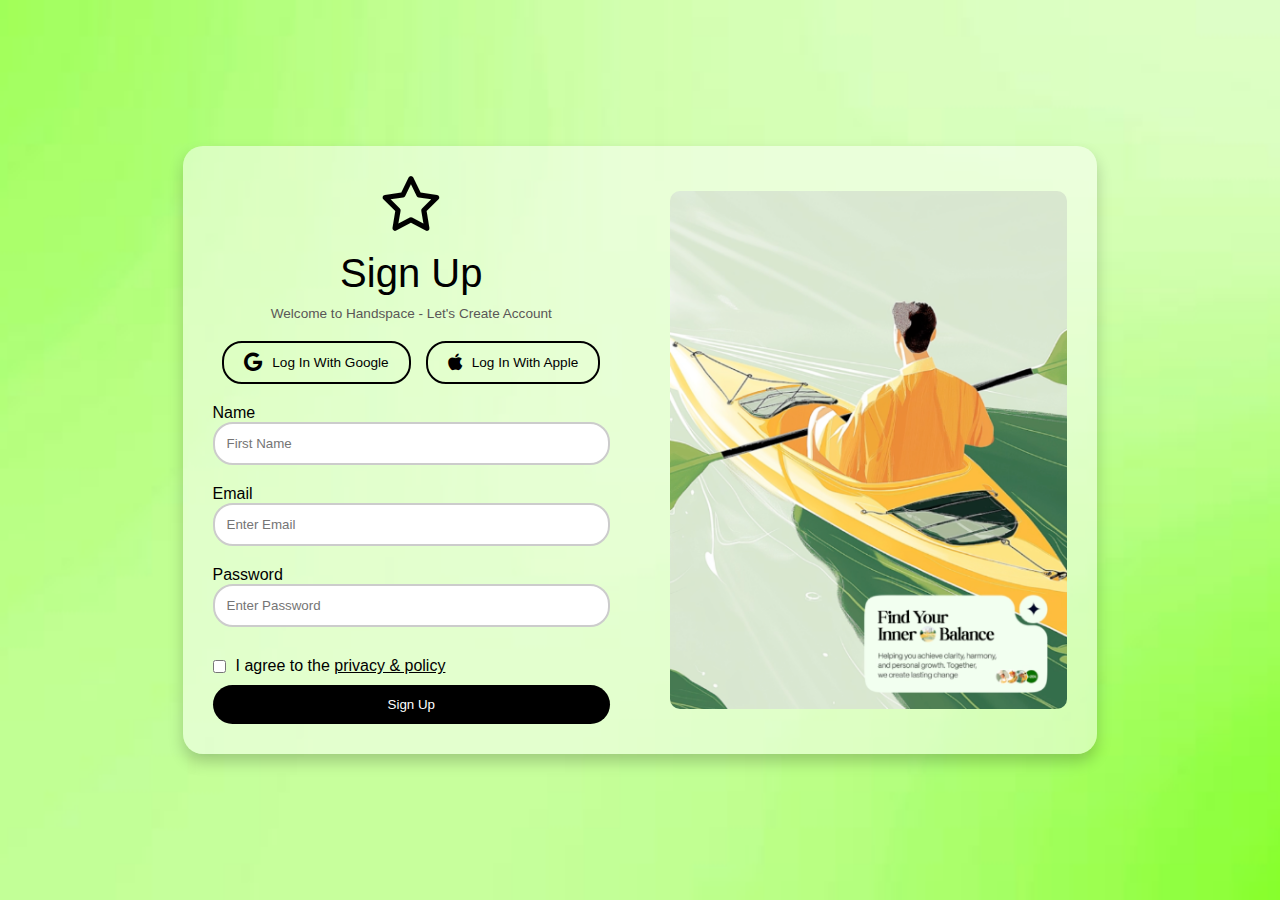
<file: form.html>
<!DOCTYPE html>
<html lang="en">

<head>
    <meta charset="UTF-8">
    <meta name="viewport" content="width=device-width, initial-scale=1.0">
    <title>Form Layout</title>
    <link rel="stylesheet" href="https://cdnjs.cloudflare.com/ajax/libs/font-awesome/6.7.2/css/all.min.css">
    <link rel="stylesheet" href="./assets/css/form.css">
</head>

<body>
    <div class="container">
        <div class="row">
            <div class="signup-form">
                <div class="form-header">
                    <div class="logo">
                        <i class="fa-regular fa-star"></i>
                    </div>
                    <h1 class="header-title">Sign Up</h1>
                    <p class="welcome">Welcome to Handspace - Let's Create Account</p>
                    <div class="signup-types">
                        <div class="type google-signup">
                            <a href="javascript:void(0)">
                                <i class="fa-brands fa-google"></i>
                                Log In With Google
                            </a>
                        </div>
                        <div class="type apple-signup">
                            <a href="javascript:void(0)">
                                <i class="fa-brands fa-apple"></i>
                                Log In With Apple
                            </a>
                        </div>
                    </div>
                </div>
                <form>
                    <div class="form-group">
                        <label>Name</label><br>
                        <input type="text" id="first-name" placeholder="First Name" class="input">
                    </div>
                    <div class="form-group">
                        <label>Email</label><br>
                        <input type="email" id="last-name" placeholder="Enter Email" class="input">
                    </div>
                    <div class="form-group">
                        <label>Password</label><br>
                        <input type="password" id="email" placeholder="Enter Password" class="input">
                    </div>
                    <div class="form-group checkbox">
                        <input type="checkbox">
                        <p>I agree to the <span>privacy & policy</span></p>
                    </div>
                </form>
                <div class="signup-btn">
                    <button>Sign Up</button>
                </div>
            </div>
            <div class="form-img">
                <img src="/assets/images/form-banner.png" alt="Form Banner">
            </div>
        </div>
    </div>
</body>

</html>
</file>
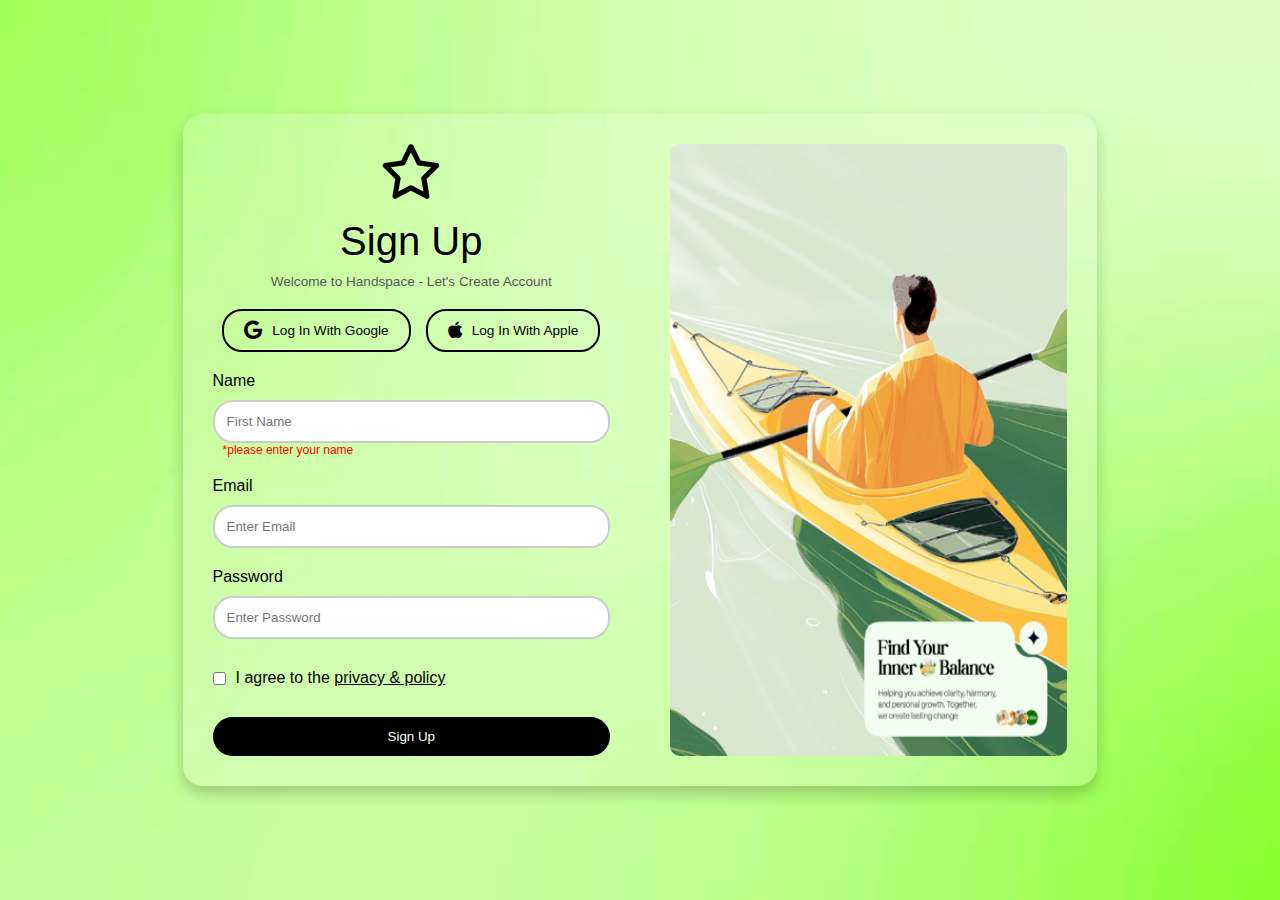
<file: Form-Design/form.html>
<!DOCTYPE html>
<html lang="en">

<head>
    <meta charset="UTF-8">
    <meta name="viewport" content="width=device-width, initial-scale=1.0">
    <title>Form Layout</title>
    <link rel="stylesheet" href="https://cdnjs.cloudflare.com/ajax/libs/font-awesome/6.7.2/css/all.min.css">
    <link rel="stylesheet" href="./assets/css/form.css">
</head>

<body>
    <div class="container">
        <div class="row">
            <div class="signup-form">
                <div class="form-header">
                    <div class="logo">
                        <i class="fa-regular fa-star"></i>
                    </div>
                    <h1 class="header-title">Sign Up</h1>
                    <p class="welcome">Welcome to Handspace - Let's Create Account</p>
                    <div class="signup-types">
                        <div class="type google-signup">
                            <a href="javascript:void(0)">
                                <i class="fa-brands fa-google"></i>
                                Log In With Google
                            </a>
                        </div>
                        <div class="type apple-signup">
                            <a href="javascript:void(0)">
                                <i class="fa-brands fa-apple"></i>
                                Log In With Apple
                            </a>
                        </div>
                    </div>
                </div>
                <form>
                    <div class="form-group">
                        <label>Name</label><br>
                        <input type="text" id="first-name" placeholder="First Name" class="input">
                    </div>
                    <div class="error">*please enter your name</div>

                    <div class="form-group">
                        <label>Email</label><br>
                        <input type="email" id="last-name" placeholder="Enter Email" class="input">
                    </div>
                    <div class="error"></div>

                    <div class="form-group">
                        <label>Password</label><br>
                        <input type="password" id="email" placeholder="Enter Password" class="input">
                    </div>
                    <div class="error"></div>

                    <div class="form-group checkbox">
                        <input type="checkbox">
                        <p>I agree to the <span>privacy & policy</span></p>
                    </div>
                    <div class="error"></div>

                    <div class="signup-btn">
                        <button>Sign Up</button>
                    </div>
                </form>
            </div>
            <div class="form-img">
                <img src="./assets/images/form-banner.png" alt="form Banner">
            </div>
        </div>
    </div>
</body>

</html>
</file>
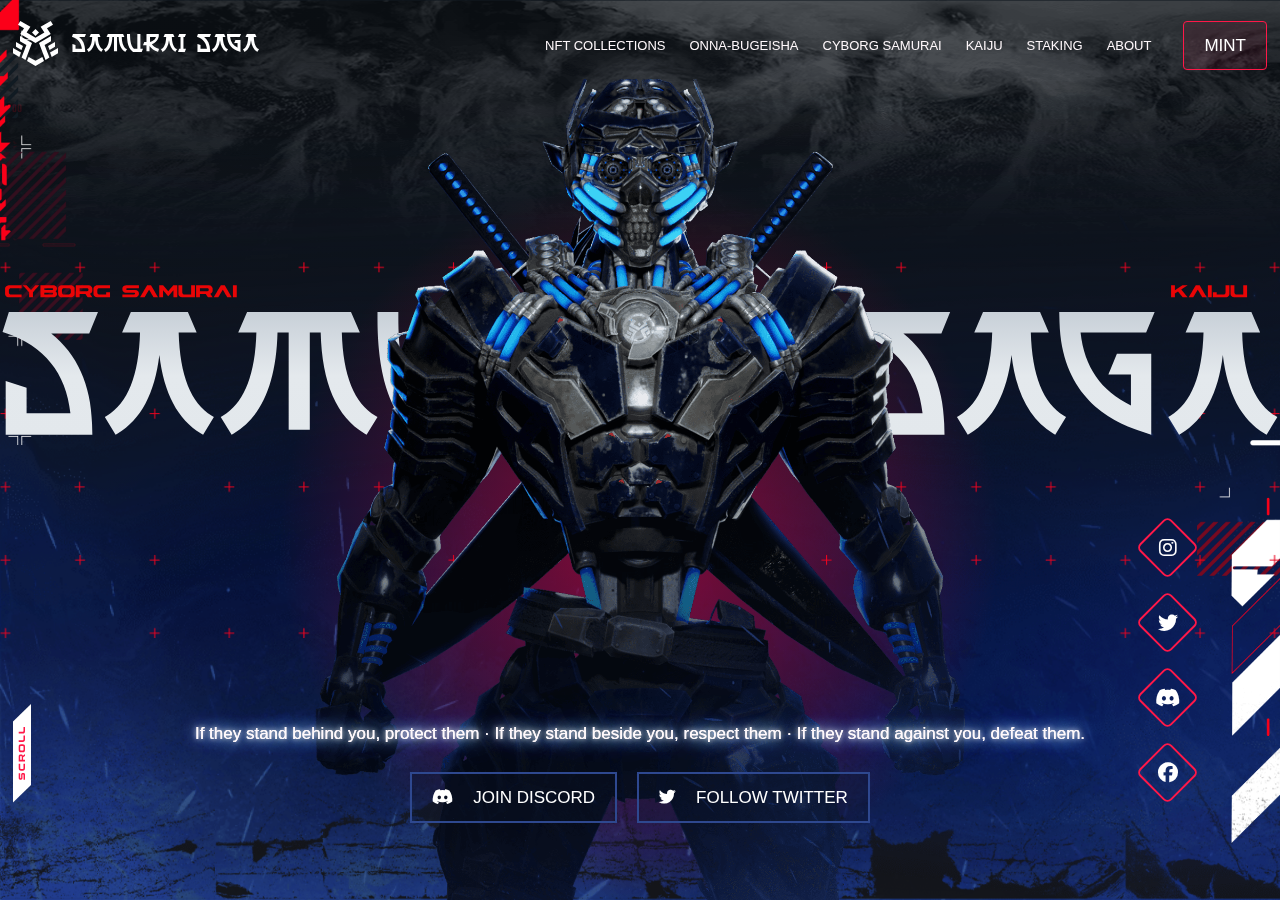
<file: samurai/samurai.html>
<!DOCTYPE html>
<html lang="en">

<head>
    <meta charset="UTF-8">
    <meta name="viewport" content="width=device-width, initial-scale=1.0">
    <title>Samurai</title>
    <link rel="stylesheet" href="./samurai.css">
    <link rel="stylesheet" href="./media.css">
    <link rel="stylesheet" href="https://cdnjs.cloudflare.com/ajax/libs/font-awesome/6.7.2/css/all.min.css">
</head>

<body>
    <div class="main-section">
        <header>
            <div class="container">
                <div class="header-row">
                    <div class="logo">
                        <a href="javascript:void(0);">
                            <img src="./assets/images/logo-name.svg" alt="Logo">
                        </a>
                    </div>
                    <nav>
                        <input type="checkbox" id="mobile-menu-toggle" class="mobile-menu-toggle">
                        <label for="mobile-menu-toggle" class="link-toggle">
                            <i class="fa-solid fa-bars"></i>
                        </label>
                        <ul>
                            <li>Nft Collections</li>
                            <li>onna-bugeisha</li>
                            <li>cyborg samurai</li>
                            <li>kaiju</li>
                            <li>staking</li>
                            <li>About</li>
                        </ul>
                        <div class="mint-btn">
                            <a href="javascript:void(0);">Mint</a>
                        </div>
                    </nav>
                </div>
            </div>
        </header>
        <div class="hero-bottom">
            <div class="main-bottom">
                <div class="container">
                    <div class="main-bottom-row">
                        <p>If they stand behind you, protect them · If they stand beside you, respect them · If they stand against you, defeat them.</p>
                        <div class="main-bottom-btn">
                            <div class="discord-btn bottom-btn">
                                <a href="javascript:void(0);">
                                    <i class="fa-brands fa-discord"></i>JOIN DISCORD
                                </a>
                            </div>
                            <div class="twitter-btn bottom-btn">
                                <a href="javascript:void(0);">
                                    <i class="fa-brands fa-twitter"></i>FOLLOW TWITTER
                                </a>
                            </div>
                        </div>
                    </div>
                </div>
            </div>
        </div>
        <div class="hero-assets">
            <div class="hero-left-stripe">
                <img src="./assets/images/right-last.png" alt="">
            </div>
            <div class="hero-right-stripe">
                <img src="./assets/images/left-last.png" alt="">
            </div>
            <div class="hero-bottom-splash">
                <div class="bottom-splash"></div>
            </div>
            <div class="hero-top-smoke">
                <div class="top-smoke"></div>
            </div>
            <div class="hero-left-bottom">
                <img src="./assets/images/left-last.svg" alt="">
            </div>
            <div class="main-character">
                <div class="character">
                    <img src="./assets/images/samurai-model.png" alt="">
                </div>
            </div>
            <div class="main-text">
                <img src="./assets/images/model-text.svg" alt="">
            </div>
            <div class="hero-red-gradient">
                <div class="red-gradient"></div>
            </div>
            <div class="red-plus">
                <img src="./assets/images/red-plus.png" alt="">
            </div>
            <div class="hero-social-links">
                <a href="javascript:void(0)">
                    <i class="fa-brands fa-instagram"></i>
                </a>
                <a href="javascript:void(0)">
                    <i class="fa-brands fa-twitter"></i>
                </a>
                <a href="javascript:void(0)">
                    <i class="fa-brands fa-discord"></i>
                </a>
                <a href="javascript:void(0)">
                    <i class="fa-brands fa-facebook"></i>
                </a>
            </div>
            <div class="hero-spark">
                <div class="spark"></div>
            </div>
            <div class="hero-video">
                <div class="video-container">
                    <iframe src="https://player.vimeo.com/video/686104930?background=1&quality=1080p&autopause=false" frameborder="0"></iframe>
                </div>
            </div>
        </div>

    </div>
</body>

</html>
</file>
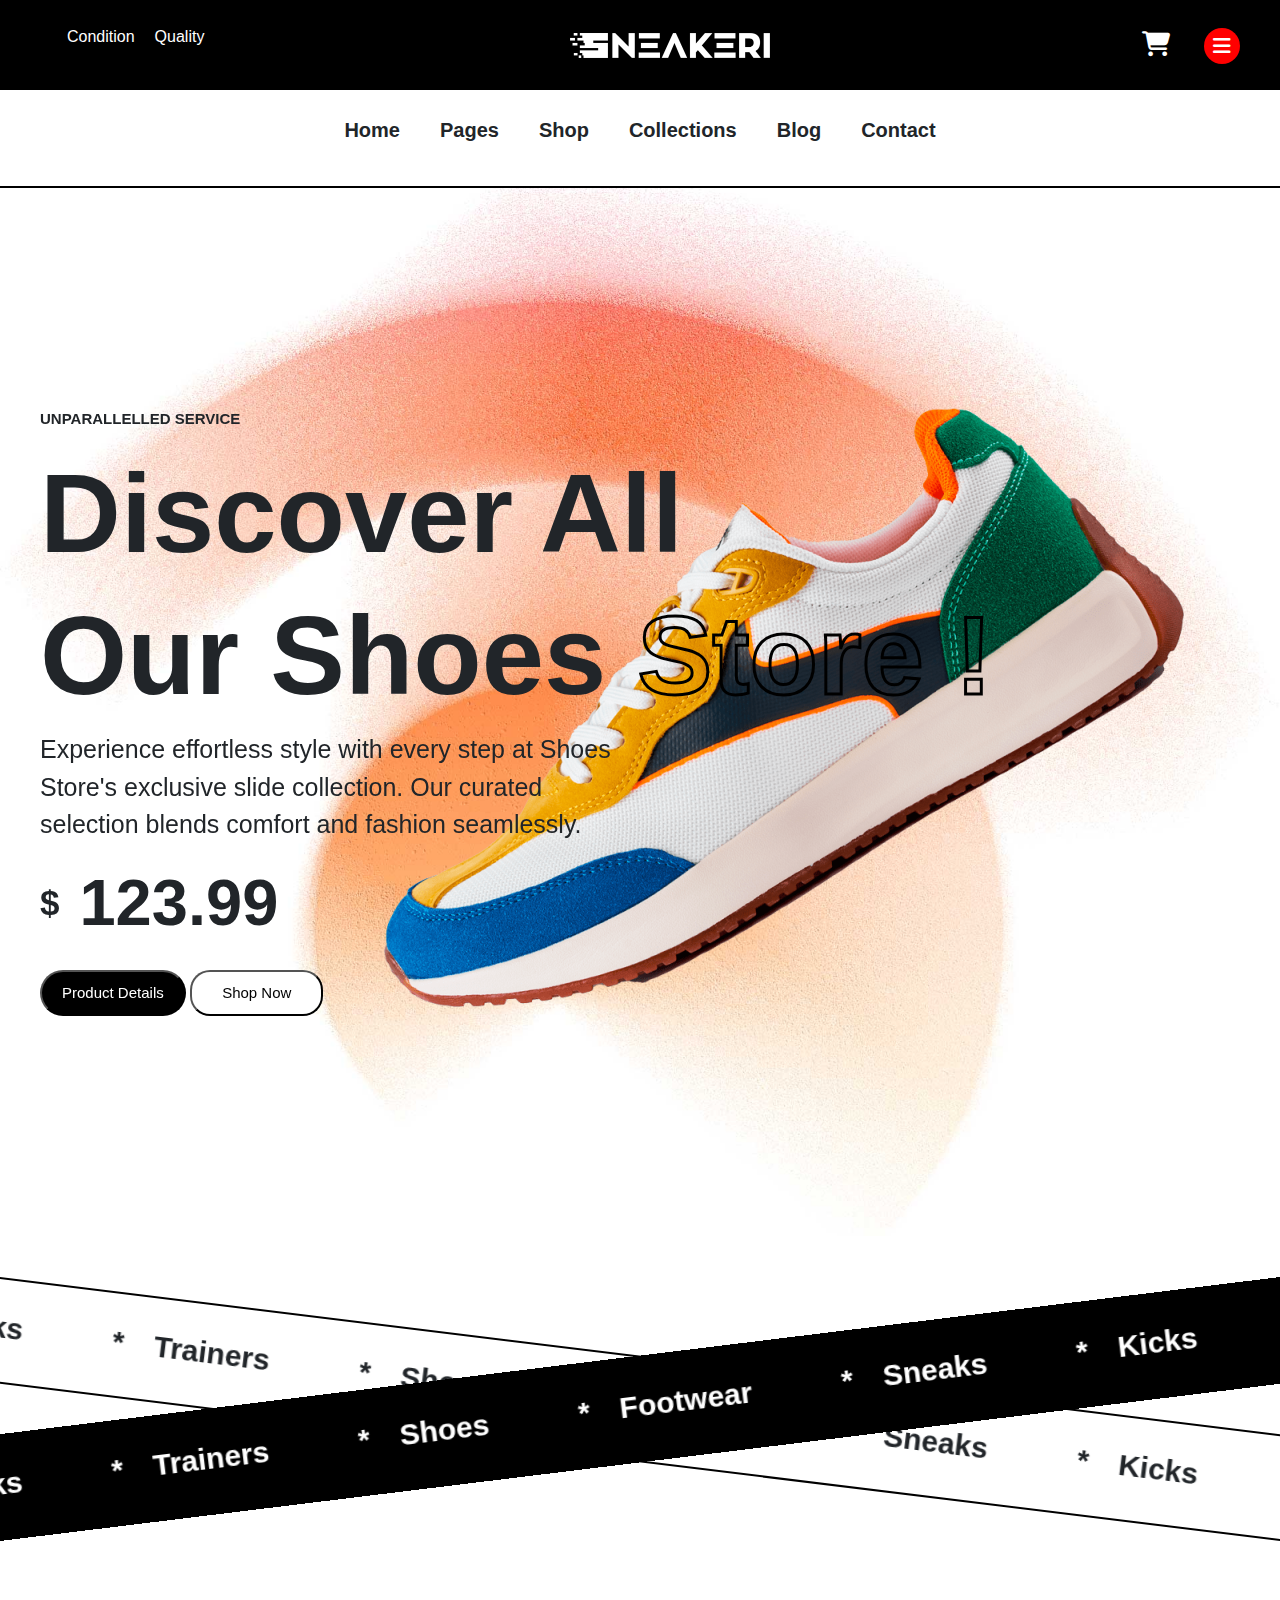
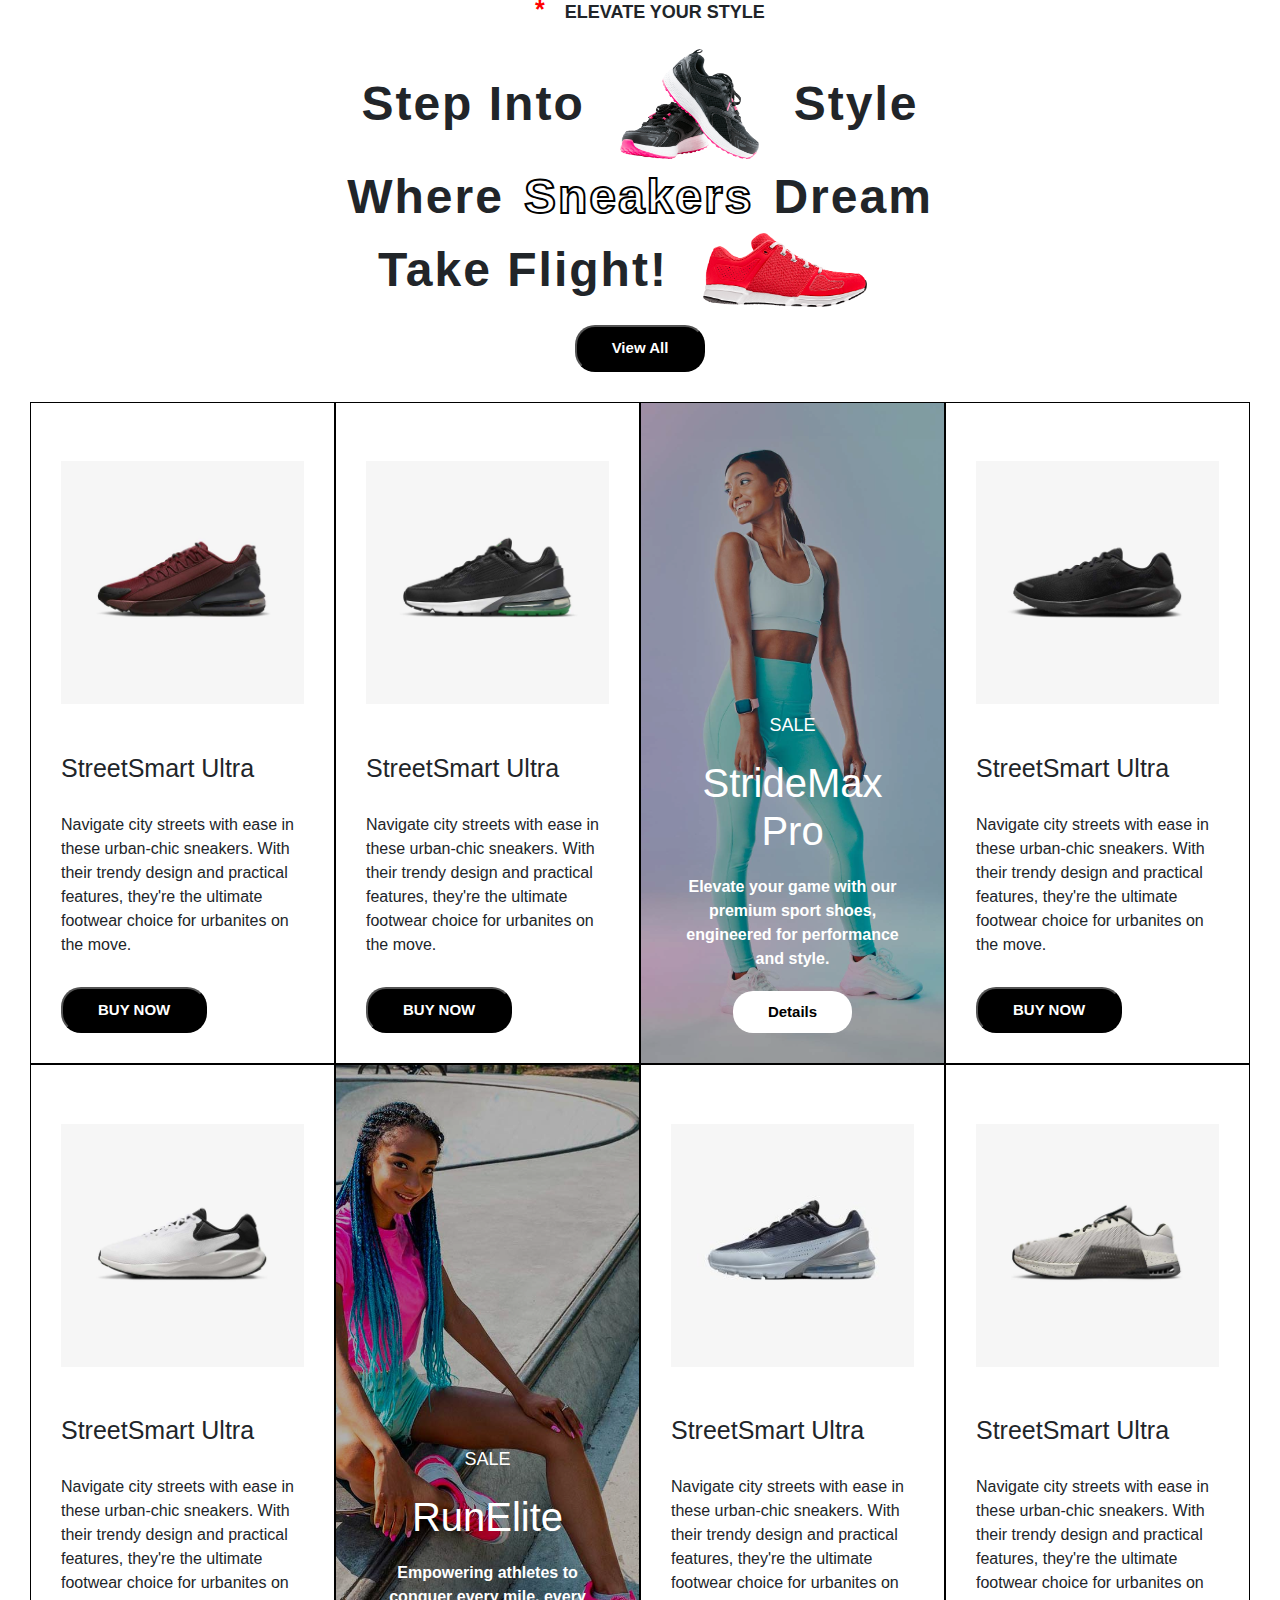
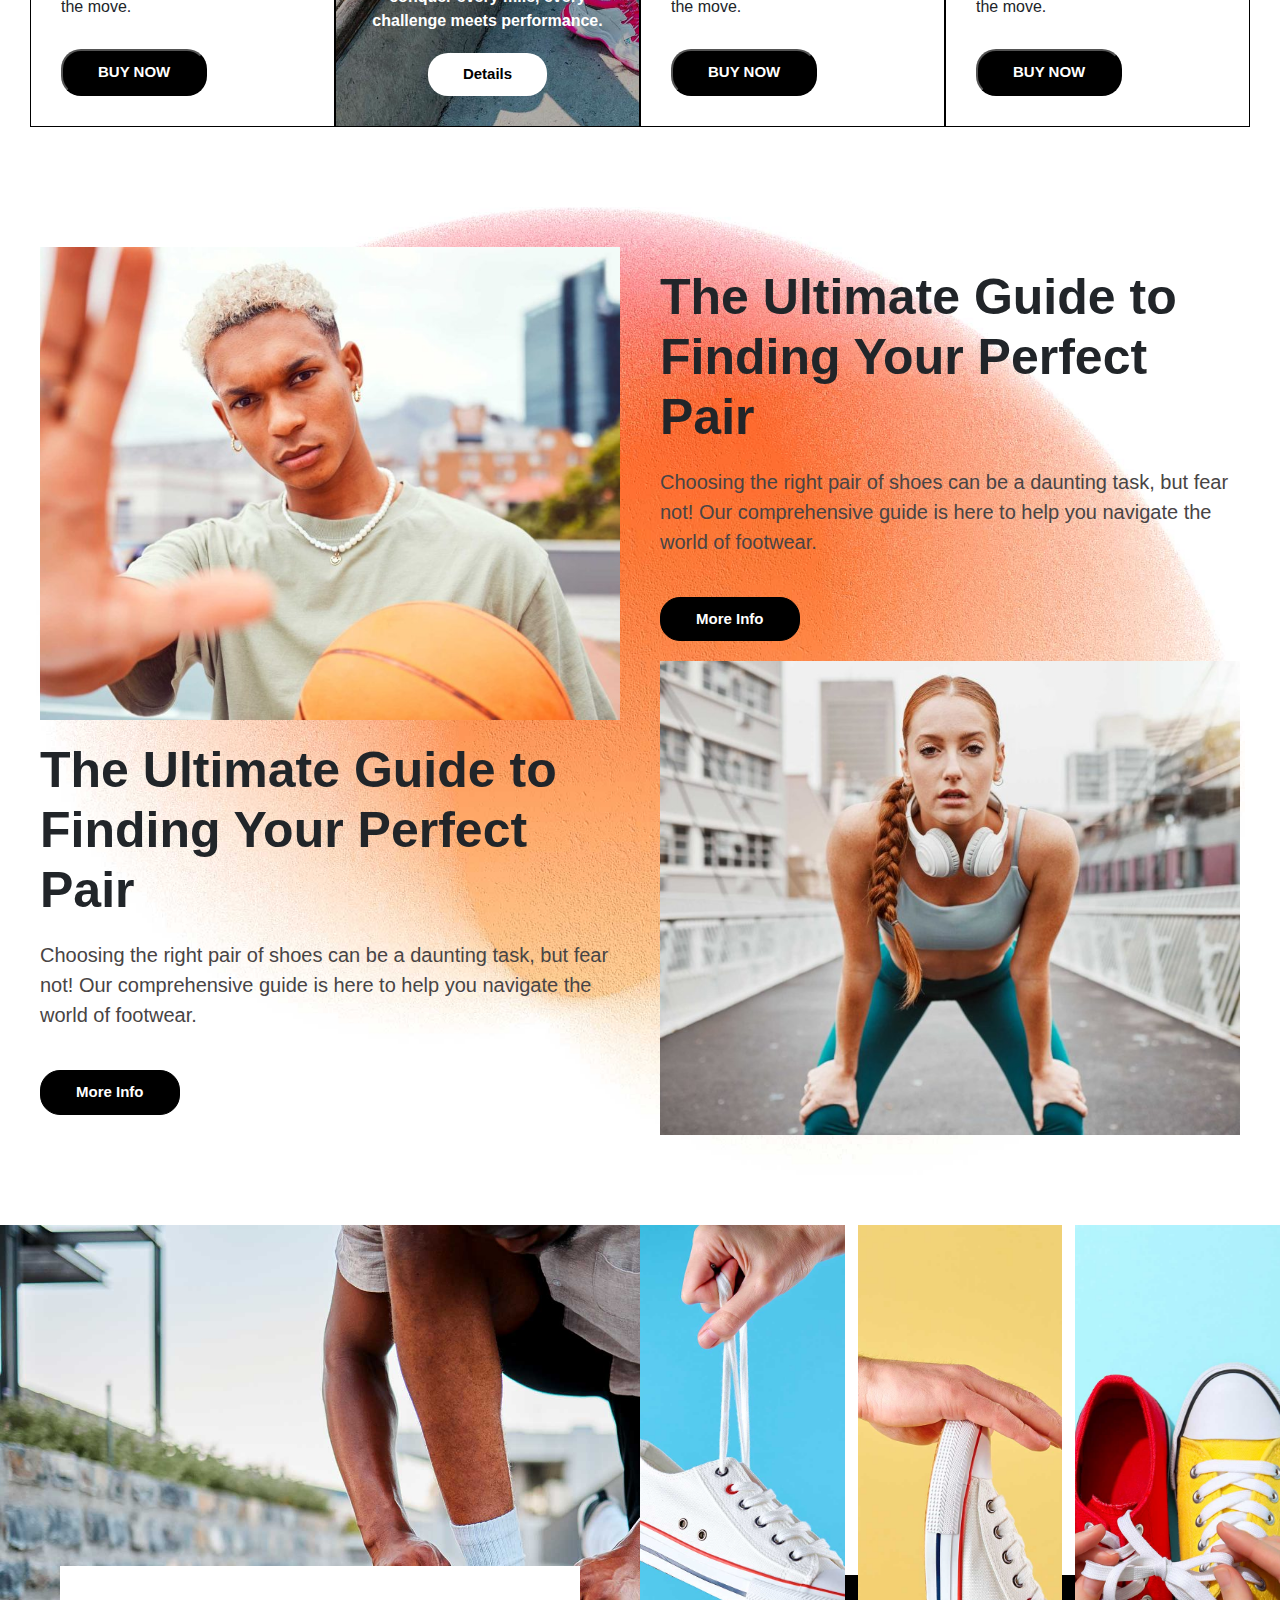
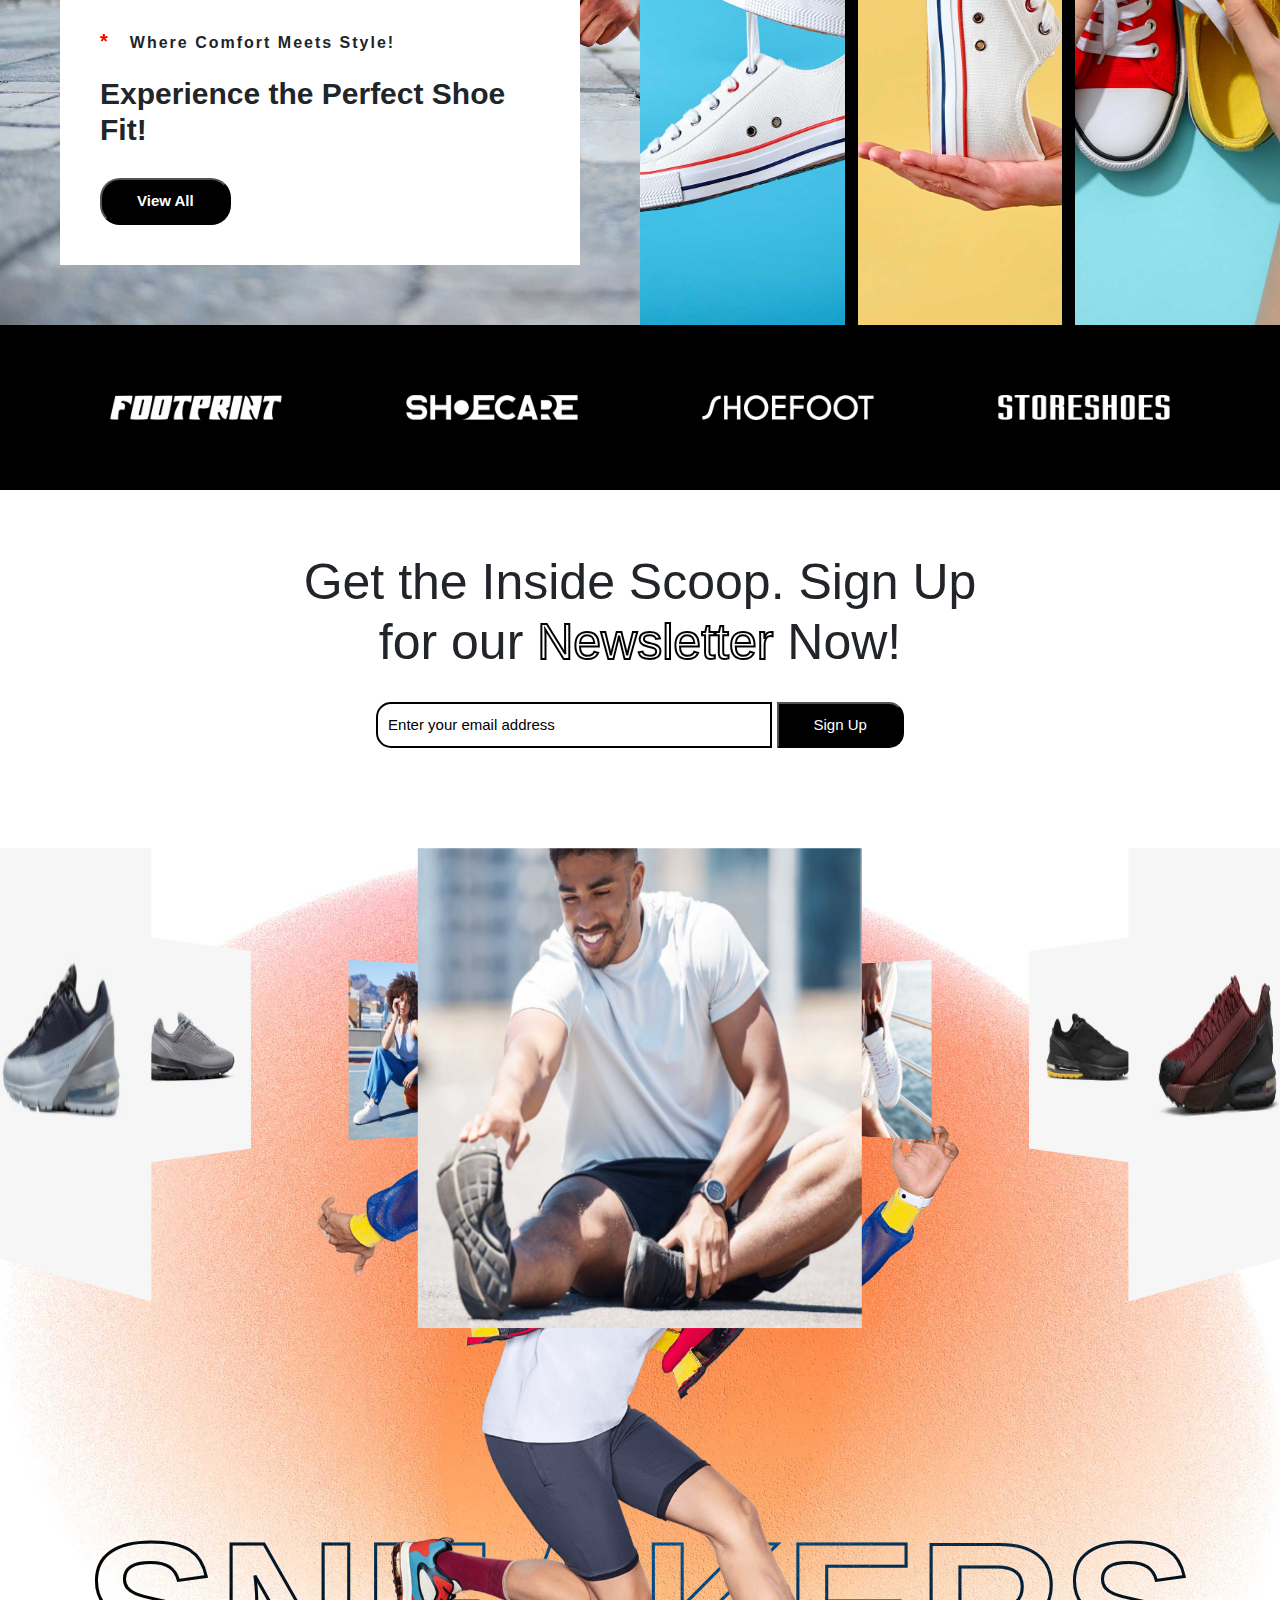
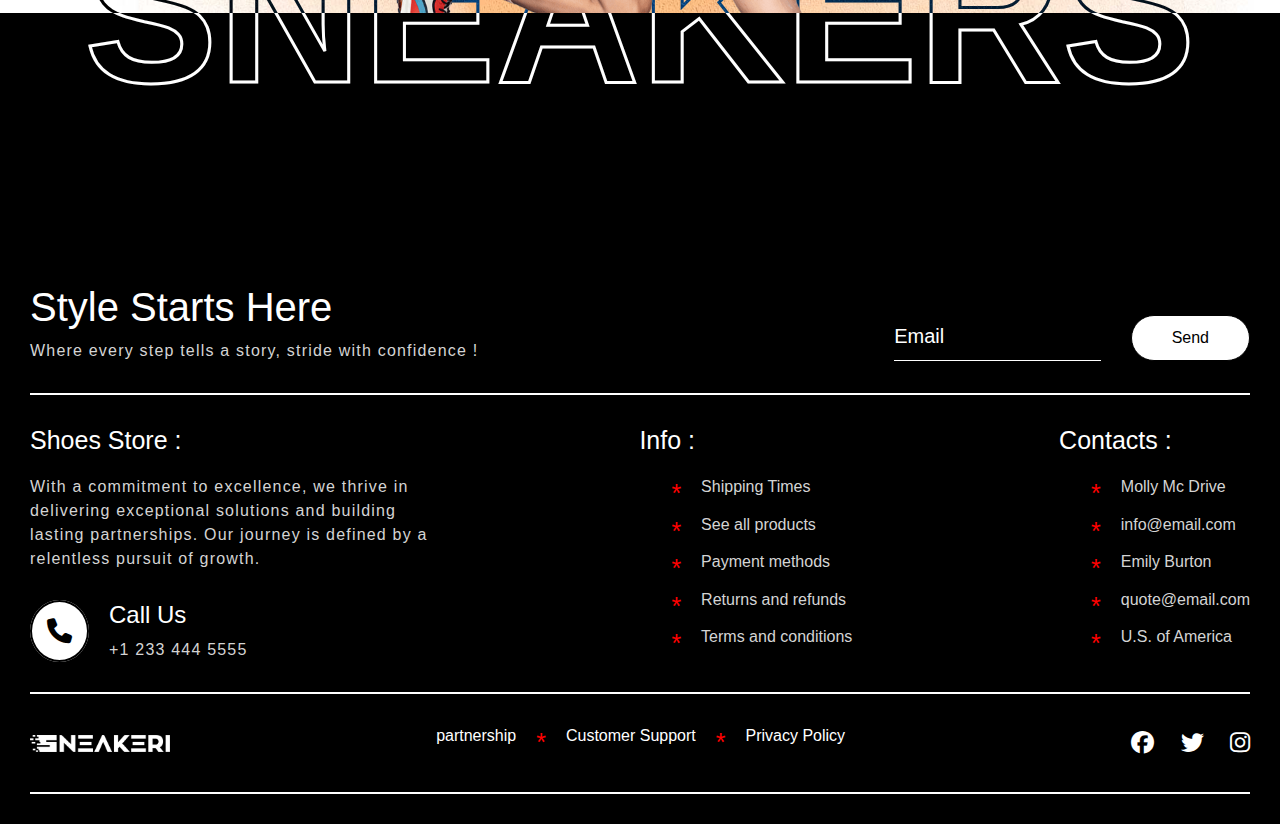
<file: sneakeri/sneakeri.html>
<!DOCTYPE html>
<html lang="en">

<head>
    <meta charset="UTF-8">
    <meta name="viewport" content="width=device-width, initial-scale=1.0">
    <title>Sneakeri</title>
    <link rel="stylesheet" href="https://cdnjs.cloudflare.com/ajax/libs/font-awesome/6.7.2/css/all.min.css">
    <link rel="stylesheet" href="./assets/sneakeri.css">
    <link rel="stylesheet" href="./assets/media.css">
    <link href="https://cdn.jsdelivr.net/npm/bootstrap@5.3.3/dist/css/bootstrap.min.css" rel="stylesheet" integrity="sha384-QWTKZyjpPEjISv5WaRU9OFeRpok6YctnYmDr5pNlyT2bRjXh0JMhjY6hW+ALEwIH" crossorigin="anonymous">
    <script src="https://cdn.jsdelivr.net/npm/bootstrap@5.3.3/dist/js/bootstrap.bundle.min.js" integrity="sha384-YvpcrYf0tY3lHB60NNkmXc5s9fDVZLESaAA55NDzOxhy9GkcIdslK1eN7N6jIeHz" crossorigin="anonymous"></script>
</head>

<body>
    <!-- HEADER-SECTION------------------------------ -->
    <header class="header">
        <div class="con-qua">
            <ul>
                <li>Condition</li>
                <li>Quality</li>
            </ul>
        </div>
        <div class="logo">
            <a href="javascript:void(0);">
                <img src="./assets/images/logo-white-800x98.png" alt="logo">
            </a>
        </div>
        <div class="cart">
            <a href="javascript:void(0);" class="cart"><i class="fas fa-shopping-cart"></i></a>
            <a href="javascript:void(0);" class="toggle"><i class="fa-solid fa-bars"></i></a>
        </div>
    </header>

    <!-- NAV-LINKS-SECTION------------------------------ -->
    <section class="nav-section">
        <nav>
            <input type="checkbox" id="mobile-menu-toggle" class="mobile-menu-toggle">
            <label for="mobile-menu-toggle" class="link-toggle">
                <i class="fa-solid fa-bars"></i>
            </label>
            <ul>
                <li class="links">Home</li>
                <li class="links">Pages</li>
                <li class="links">Shop</li>
                <li class="links">Collections</li>
                <li class="links">Blog</li>
                <li class="links">Contact</li>
            </ul>
        </nav>
    </section>


    <!-- HERO-SECTION------------------------------ -->

    <section class="hero-section">
        <div class="hero-container">
            <div class="hero-row">
                <div class="hero-content">
                    <div class="hero-description">
                        <p class="service-p">UNPARALLELLED SERVICE</p>
                        <h2>Discover All</h2>
                        <h2>Our Shoes <span>Store !</span></h2>
                        <p class="exp-p">Experience effortless style with every step at Shoes Store's exclusive slide collection. Our curated selection blends comfort and fashion seamlessly.</p>
                    </div>
                    <div class="hero-price">
                        <div class="dollar">
                            <h3>$</h3>
                        </div>
                        <div class="value">
                            <h3>123.99</h3>
                        </div>
                    </div>
                    <div class="hero-btn">
                        <button class="detail-btn">Product Details</button>
                        <button class="shop-btn">Shop Now</button>
                    </div>
                </div>
                <div class="hero-img">
                    <img src="./assets/images/main-banner-shoe.png" alt="hero-banner">
                </div>
            </div>
        </div>
    </section>

    <!--STRIP-SECTION-------------------------------------------------------------------------------------------------------------------->

    <section class="strip-section">
        <div class="strip-container">
            <div class="white-strip-row">
                <marquee behavior="" direction="">
                    <ul>
                        <li><span>*</span>Shoes</li>
                        <li><span>*</span>Footwear</li>
                        <li><span>*</span>Sneaks</li>
                        <li><span>*</span>Kicks</li>
                        <li><span>*</span>Trainers</li>
                        <li><span>*</span>Shoes</li>
                        <li><span>*</span>Footwear</li>
                        <li><span>*</span>Sneaks</li>
                        <li><span>*</span>Kicks</li>
                        <li><span>*</span>Trainers</li>
                        <li><span>*</span>Shoes</li>
                        <li><span>*</span>Footwear</li>
                        <li><span>*</span>Sneaks</li>
                        <li><span>*</span>Kicks</li>
                        <li><span>*</span>Trainers</li>
                        <li><span>*</span>Shoes</li>
                        <li><span>*</span>Footwear</li>
                        <li><span>*</span>Sneaks</li>
                        <li><span>*</span>Kicks</li>
                        <li><span>*</span>Trainers</li>
                        <li><span>*</span>Shoes</li>
                        <li><span>*</span>Footwear</li>
                        <li><span>*</span>Sneaks</li>
                        <li><span>*</span>Kicks</li>
                        <li><span>*</span>Trainers</li>
                    </ul>

                </marquee>
            </div>
            <div class="black-strip-row">
                <marquee behavior="" direction="">

                    <ul>
                        <li><span>*</span>Shoes</li>
                        <li><span>*</span>Footwear</li>
                        <li><span>*</span>Sneaks</li>
                        <li><span>*</span>Kicks</li>
                        <li><span>*</span>Trainers</li>
                        <li><span>*</span>Shoes</li>
                        <li><span>*</span>Footwear</li>
                        <li><span>*</span>Sneaks</li>
                        <li><span>*</span>Kicks</li>
                        <li><span>*</span>Trainers</li>
                        <li><span>*</span>Shoes</li>
                        <li><span>*</span>Footwear</li>
                        <li><span>*</span>Sneaks</li>
                        <li><span>*</span>Kicks</li>
                        <li><span>*</span>Trainers</li>
                        <li><span>*</span>Shoes</li>
                        <li><span>*</span>Footwear</li>
                        <li><span>*</span>Sneaks</li>
                        <li><span>*</span>Kicks</li>
                        <li><span>*</span>Trainers</li>
                        <li><span>*</span>Shoes</li>
                        <li><span>*</span>Footwear</li>
                        <li><span>*</span>Sneaks</li>
                        <li><span>*</span>Kicks</li>
                        <li><span>*</span>Trainers</li>
                    </ul>
                </marquee>
            </div>
        </div>
    </section>


    <!-- PRODUCT-SECTION----------------------------------------------------------------------------------------------------------------------------------------- -->

    <section class="product-section">
        <div class="product-container">
            <div class="product-row">
                <div class="product-heading">
                    <p><span>*</span>ELEVATE YOUR STYLE</p>
                    <h2>Step Into <span><img src="./assets/images/blank-pink-shoe.png" alt="black-pink"></span>Style</h2>
                    <h2>Where <span>Sneakers</span> Dream</h2>
                    <h2>Take Flight! <span><img src="./assets/images/red-shoe.png" alt="red-shoes"></span></h2>
                    <button class="view-all-btn">View All</button>
                </div>
                <div class="product-about">
                    <div class="product-grid">
                        <div class="product-content">
                            <div class="product-img">
                                <img src="./assets/images/p-1.jpg" alt="product1" class="default-img">
                                <img src="./assets/images/p-2.jpg" alt="product1" class="hover-img">
                            </div>
                            <div class="product-detail">
                                <h3>StreetSmart Ultra</h3>
                                <p>Navigate city streets with ease in these urban-chic sneakers. With their trendy design and practical features, they're the ultimate footwear choice for urbanites on the move.</p>
                                <button class="buy-now">BUY NOW</button>
                            </div>
                        </div>
                        <div class="product-content">
                            <div class="product-img">
                                <img src="./assets/images/p-3.jpg" alt="product1" class="default-img">
                                <img src="./assets/images/p-4.jpg" alt="product1" class="hover-img">
                            </div>
                            <div class="product-detail">
                                <h3>StreetSmart Ultra</h3>
                                <p>Navigate city streets with ease in these urban-chic sneakers. With their trendy design and practical features, they're the ultimate footwear choice for urbanites on the move.</p>
                                <button class="buy-now">BUY NOW</button>
                            </div>
                        </div>
                        <div class="product-content fitness-bg blend-bg">
                            <div class="fitness-content">
                                <p class="sale">SALE</p>
                                <h3>StrideMax Pro</h3>
                                <p class="fit-p">Elevate your game with our premium sport shoes, engineered for performance and style.</p>
                                <button class="fit-btn">Details</button>
                            </div>
                        </div>
                        <div class="product-content">
                            <div class="product-img">
                                <img src="./assets/images/p-7.jpg" alt="product1" class="default-img">
                                <img src="./assets/images/p-8.jpg" alt="product1" class="hover-img">
                            </div>
                            <div class="product-detail">
                                <h3>StreetSmart Ultra</h3>
                                <p>Navigate city streets with ease in these urban-chic sneakers. With their trendy design and practical features, they're the ultimate footwear choice for urbanites on the move.</p>
                                <button class="buy-now">BUY NOW</button>
                            </div>
                        </div>
                        <div class="product-content">
                            <div class="product-img">
                                <img src="./assets/images/p-9.jpg" alt="product1" class="default-img">
                                <img src="./assets/images/p-10.jpg" alt="product1" class="hover-img">
                            </div>
                            <div class="product-detail">
                                <h3>StreetSmart Ultra</h3>
                                <p>Navigate city streets with ease in these urban-chic sneakers. With their trendy design and practical features, they're the ultimate footwear choice for urbanites on the move.</p>
                                <button class="buy-now">BUY NOW</button>
                            </div>
                        </div>
                        <div class="product-content sitting-girl-bg blend-bg">
                            <div class="sitting-content">
                                <p class="sale">SALE</p>
                                <h3>RunElite</h3>
                                <p class="fit-p">Empowering athletes to conquer every mile, every challenge meets performance.</p>
                                <button class="fit-btn">Details</button>
                            </div>
                        </div>
                        <div class="product-content">
                            <div class="product-img">
                                <img src="./assets/images/p-5.jpg" alt="product1" class="default-img">
                                <img src="./assets/images/p-6.jpg" alt="product1" class="hover-img">
                            </div>
                            <div class="product-detail">
                                <h3>StreetSmart Ultra</h3>
                                <p>Navigate city streets with ease in these urban-chic sneakers. With their trendy design and practical features, they're the ultimate footwear choice for urbanites on the move.</p>
                                <button class="buy-now">BUY NOW</button>
                            </div>
                        </div>
                        <div class="product-content">
                            <div class="product-img">
                                <img src="./assets/images/p-11.jpg" alt="product11" class="default-img">
                                <img src="./assets/images/p-12.jpg" alt="product12" class="hover-img">
                            </div>
                            <div class="product-detail">
                                <h3>StreetSmart Ultra</h3>
                                <p>Navigate city streets with ease in these urban-chic sneakers. With their trendy design and practical features, they're the ultimate footwear choice for urbanites on the move.</p>
                                <button class="buy-now">BUY NOW</button>
                            </div>
                        </div>
                    </div>
                </div>
            </div>
        </div>
    </section>

    <!-- VIDEO-POPUP-SECTION------------------------------------------------------------------------------------------------------------------------- -->
    <section class="video-popup-section">
        <div class="popup-container">
            <div class="popup-row">
                <div class="pop-left pop-card">
                    <div class="pop-img-1 pop-img">
                        <img src="./assets/images/pop-1.jpg" alt="pop-img1">
                    </div>
                    <div class="pop-left-content">
                        <h3>The Ultimate Guide to Finding Your Perfect Pair</h3>
                        <p>Choosing the right pair of shoes can be a daunting task, but fear not! Our comprehensive guide is here to help you navigate the world of footwear.</p>
                        <button>More Info</button>
                    </div>
                </div>
                <div class="pop-right pop-card">
                    <div class="pop-left-content">
                        <h3>The Ultimate Guide to Finding Your Perfect Pair</h3>
                        <p>Choosing the right pair of shoes can be a daunting task, but fear not! Our comprehensive guide is here to help you navigate the world of footwear.</p>
                        <button>More Info</button>
                    </div>
                    <div class="pop-img-2 pop-img">
                        <img src="./assets/images/pop-2.jpg" alt="pop-img1">
                    </div>
                </div>
            </div>
        </div>
    </section>

    <!-- SHOWCASE-SECTION------------------------------------------------------------------------------------------------------------------------->
    <section class="showcase-section">
        <div class="showcase-container">
            <div class="showcase-row">
                <div class="showcase-col1">
                    <div class="showcase-card">
                        <p><span>*</span>Where Comfort Meets Style!</p>
                        <h3>Experience the Perfect Shoe Fit!</h3>
                        <button class="showcase-btn">View All</button>
                    </div>
                </div>
                <div class="showcase-col2">
                    <div class="show-img showbanner1">
                        <img src="./assets/images/double-white-shoes.jpg" alt="img1">
                    </div>
                    <div class="show-img showbanner2">
                        <img src="./assets/images/single-white-shoes.jpg" alt="img2">
                    </div>
                    <div class="show-img showbanner3">
                        <img src="./assets/images/yellow-red-shoes.jpg" alt="img3">
                    </div>
                </div>
            </div>
        </div>
    </section>

    <!-- BRAND-SECTION-------------------------------------------------------------------------------------------------------------------------->
    <section class="brand-section">
        <div class="brand-container">
            <div class="brand-row">
                <div class="brand-logo">
                    <img src="./assets/images/brand1.png" alt="brand-logo-1">
                </div>
                <div class="brand-logo">
                    <img src="./assets/images/brand2.png" alt="brand-logo-2">
                </div>
                <div class="brand-logo">
                    <img src="./assets/images/brand3.png" alt="brand-logo-3">
                </div>
                <div class="brand-logo">
                    <img src="./assets/images/brand4.png" alt="brand-logo-4">
                </div>
            </div>
        </div>
    </section>

    <section class="signup-section">
        <div class="signup-container">
            <div class="signup-row">
                <div class="signup-title">
                    <h2>Get the Inside Scoop. Sign Up for our <span>Newsletter</span> Now!</h2>
                </div>
                <div class="signup-form">
                    <form>
                        <input type="email" placeholder="Enter your email address">
                        <button class="signup-btn">Sign Up</button>
                    </form>
                </div>
            </div>
        </div>
    </section>

    <!-- IMG-GALLERY-SECTION----------------------------------------------------------------------------------------------------------------------------------->
    <section class="img-gallery-section">
        <div class="img-gallery-container">
            <div class="img-gallery-row" style="--quantity:10">
                <div class="item" style="--position:1"><img src="./assets/images/slide-1.jpg" alt=""></div>
                <div class="item" style="--position:2"><img src="./assets/images/p-1.jpg" alt=""></div>
                <div class="item" style="--position:3"><img src="./assets/images/slide-2.jpg" alt=""></div>
                <div class="item" style="--position:4"><img src="./assets/images/p-2.jpg" alt=""></div>
                <div class="item" style="--position:5"><img src="./assets/images/slide-3.jpg" alt=""></div>
                <div class="item" style="--position:6"><img src="./assets/images/p-3.jpg" alt=""></div>
                <div class="item" style="--position:7"><img src="./assets/images/slide-4.jpg" alt=""></div>
                <div class="item" style="--position:8"><img src="./assets/images/p-4.jpg" alt=""></div>
                <div class="item" style="--position:9"><img src="./assets/images/slide-5.jpg" alt=""></div>
                <div class="item" style="--position:10"><img src="./assets/images/p-5.jpg" alt=""></div>
            </div>
            <div class="model"></div>
        </div>
    </section>
    <div class="sneaker-title">
        <h2>SNEAKERS</h2>
    </div>

    <footer>
        <div class="footer-container">
            <div class="footer-rows">
                <div class="row1">
                    <div class="footer-title">
                        <h2>Style Starts Here</h2>
                        <p>Where every step tells a story, stride with confidence !</p>
                    </div>
                    <div class="footer-form">
                        <form>
                            <input type="email" placeholder="Email">
                            <button>Send</button>
                        </form>
                    </div>
                </div>
                <div class="row2">
                    <div class="shoe-store-box">
                        <h3>Shoes Store :</h3>
                        <p>With a commitment to excellence, we thrive in delivering exceptional solutions and building lasting partnerships. Our journey is defined by a relentless pursuit of growth.</p>
                        <div class="call-box">
                            <div class="call-icon">
                                <a href="javascript:void(0);">
                                    <i class="fa-solid fa-phone"></i>
                                </a>
                            </div>
                            <div class="call-no">
                                <h4>Call Us</h4>
                                <p>+1 233 444 5555</p>
                            </div>
                        </div>
                    </div>
                    <div class="info-box">
                        <div class="info-title">
                            <h3>Info :</h3>
                        </div>
                        <div class="info-content">
                            <ul>
                                <li><span>*</span> Shipping Times</li>
                                <li><span>*</span> See all products</li>
                                <li><span>*</span> Payment methods</li>
                                <li><span>*</span> Returns and refunds</li>
                                <li><span>*</span> Terms and conditions</li>
                            </ul>
                        </div>
                    </div>
                    <div class="contact-box">
                        <div class="contact-title">
                            <h3>Contacts :</h3>
                        </div>
                        <div class="contact-content">
                            <ul>
                                <li><span>*</span> Molly Mc Drive</li>
                                <li><span>*</span> info@email.com</li>
                                <li><span>*</span> Emily Burton</li>
                                <li><span>*</span> quote@email.com</li>
                                <li><span>*</span> U.S. of America</li>
                            </ul>
                        </div>
                    </div>
                </div>
                <div class="row3">
                    <div class="footer-logo">
                        <img src="./assets/images/logo-white-800x98.png" alt="">
                    </div>
                    <div class="facility">
                        <p>partnership <span>*</span> Customer Support <span>*</span> Privacy Policy</p>
                    </div>
                    <div class="social-links">
                        <a href="javascript:void(0);">
                            <i class="fa-brands fa-facebook"></i>
                        </a>
                        <a href="javascript:void(0);">
                            <i class="fa-brands fa-twitter"></i>
                        </a>
                        <a href="javascript:void(0);">
                            <i class="fa-brands fa-instagram"></i>
                        </a>
                    </div>
                </div>
            </div>
        </div>
    </footer>

</body>

</html>
</file>
<file: assets/css/form.css>
* {
  margin: 0;
  padding: 0;
  box-sizing: border-box;
  font-family: "Verdana", Geneva, Tahoma, sans-serif;
}
body {
  padding: 10px;
  min-height: 100vh;
  display: flex;
  justify-content: center;
  align-items: center;
  background-image: url("/assets/images/bg-banner.jpg");
  background-size: cover;
  background-position: center;
  background-repeat: no-repeat;
}
.container {
  background-color: rgba(255, 255, 255, 0.5);
  border-radius: 20px;
  box-shadow: 0 8px 15px rgba(0, 0, 0, 0.2);
  overflow: hidden;
  transition: transform 0.3s ease-in-out, box-shadow 0.3s ease-in-out;
}
.container:hover {
  transform: scale(1.02);
  box-shadow: 0 10px 20px rgba(0, 0, 0, 0.3);
}
.row {
  display: flex;
  flex-wrap: wrap;
  max-width: 1400px;
}
.row:hover .logo i {
  transform: rotate(360deg);
  color: rgb(13, 210, 13);
}
.signup-form,
.form-img {
  flex: 1;
  min-width: 300px;
  padding: 30px;
}
.form-header {
  text-align: center;
  margin-bottom: 20px;
}
.logo i {
  color: black;
  font-size: 55px;
  margin-bottom: 20px;
  transition: all 0.3s ease-in-out;
}

.header-title {
  font-size: 2.5rem;
  font-weight: 400;
  margin-bottom: 10px;
}
.welcome {
  font-size: 0.85rem;
  color: #5a5757;
  margin-bottom: 20px;
}
.signup-types {
  display: flex;
  justify-content: center;
  gap: 15px;
  margin-bottom: 20px;
}
.type a {
  display: inline-flex;
  align-items: center;
  gap: 10px;
  border-radius: 20px;
  text-decoration: none;
  padding: 10px 20px;
  color: black;
  font-size: 0.85rem;
  border: 2px solid black;
  transition: background-color 0.3s, color 0.3s, transform 0.3s;
}
.type a:hover {
  background-color: #333;
  color: white;
  transform: translateY(-3px);
}
.type a i {
  font-size: 1.2rem;
}
form {
  display: flex;
  flex-direction: column;
  gap: 20px;
}
form label {
  font-size: 1rem;
  margin-bottom: 5px;
}
form .input {
  padding: 12px;
  width: 100%;
  border-radius: 20px;
  border: 2px solid #ccc;
  transition: all 0.3s ease-in-out;
}
form .input:hover,
form .input:focus {
  outline: none;
  border-color: #888;
  box-shadow: 0 4px 10px rgba(0, 0, 0, 0.2);
}
.checkbox {
  display: flex;
  align-items: center;
  margin-top: 10px;
}
.checkbox input {
  margin-right: 10px;
}
.checkbox span {
  color: #000;
  text-decoration: underline;
  cursor: pointer;
  transition: color 0.3s;
}
.checkbox span:hover {
  color: #007bff;
}
.signup-btn button {
  padding: 12px;
  width: 100%;
  border: none;
  background-color: #000;
  color: white;
  border-radius: 20px;
  cursor: pointer;
  margin-top: 10px;
  transition: all 0.3s;
}
.signup-btn button:hover {
  background-color: #333;
  transform: scale(1.05);
}
.form-img {
  display: flex;
  justify-content: center;
  align-items: center;
}
.form-img img {
  max-width: 100%;
  height: auto;
  border-radius: 10px;
}

@media screen and (max-width: 768px) {
  .row {
    flex-direction: column;
  }
  .signup-form,
  .form-img {
    flex: none;
    width: 100%;
    padding: 20px;
  }
  .header-title {
    font-size: 2rem;
  }
  .signup-types {
    flex-direction: column;
    align-items: center;
  }
  .type {
    width: 100%;
    text-align: center;
    margin-bottom: 10px;
  }
  .type a {
    width: 100%;
    justify-content: center;
  }
  .checkbox p {
    font-size: 12px;
  }
}
</file>
<file: Form-Design/assets/css/form.css>
* {
  margin: 0;
  padding: 0;
  box-sizing: border-box;
  font-family: "Verdana", Geneva, Tahoma, sans-serif;
}
body {
  padding: 20px;
  min-height: 100vh;
  display: flex;
  justify-content: center;
  align-items: center;
  background-image: url("../images/bg-banner.jpg");
  background-size: cover;
  background-position: center;
  background-repeat: no-repeat;
}
.container {
  background-color: rgba(255, 255, 255, 0.2);
  border-radius: 20px;
  box-shadow: 0 8px 15px rgba(0, 0, 0, 0.2);
  overflow: hidden;
  transition: all 0.3s ease-in-out;
}
.container:hover {
  transform: scale(1.02);
  box-shadow: 0 10px 20px rgba(0, 0, 0, 0.3);
}
.row {
  display: flex;
  flex-wrap: wrap;
  max-width: 1400px;
}
.row:hover .logo i {
  transform: rotate(360deg);
  color: rgb(13, 210, 13);
}
.signup-form,
.form-img {
  flex: 1;
  min-width: 300px;
  padding: 30px;
}
.form-header {
  text-align: center;
  margin-bottom: 20px;
}
.logo i {
  color: black;
  font-size: 55px;
  margin-bottom: 20px;
  transition: all 0.3s ease-in-out;
}

.header-title {
  font-size: 2.5rem;
  font-weight: 400;
  margin-bottom: 10px;
}
.welcome {
  font-size: 0.85rem;
  color: #5a5757;
  margin-bottom: 20px;
}
.signup-types {
  display: flex;
  justify-content: center;
  gap: 15px;
  margin-bottom: 20px;
}
.type a {
  display: inline-flex;
  align-items: center;
  gap: 10px;
  border-radius: 20px;
  text-decoration: none;
  padding: 10px 20px;
  color: black;
  font-size: 0.85rem;
  border: 2px solid black;
  transition: all 0.3s;
}
.type a:hover {
  background-color: #333;
  color: white;
  transform: translateY(-3px);
}
.type a i {
  font-size: 1.2rem;
}
form {
  display: flex;
  flex-direction: column;
}
form label {
  font-size: 1rem;
}
form .input {
  padding: 12px;
  width: 100%;
  margin-top: 10px;
  border-radius: 20px;
  border: 2px solid #ccc;
  transition: all 0.3s ease-in-out;
}
form .input:hover,
form .input:focus {
  outline: none;
  border-color: #888;
  box-shadow: 0 4px 10px rgba(0, 0, 0, 0.2);
}
.error {
  margin-bottom: 20px;
  margin-left: 10px;
  font-size: 12px;
  color: red;
}
.checkbox {
  display: flex;
  align-items: center;
  margin-top: 10px;
}
.checkbox input {
  margin-right: 10px;
}
.checkbox span {
  color: #000;
  text-decoration: underline;
  cursor: pointer;
  transition: color 0.3s;
}
.checkbox span:hover {
  color: #007bff;
}
.signup-btn button {
  padding: 12px;
  width: 100%;
  border: none;
  background-color: #000;
  color: white;
  border-radius: 20px;
  cursor: pointer;
  margin-top: 10px;
  transition: all 0.3s;
}
.signup-btn button:hover {
  background-color: #333;
  transform: scale(1.05);
}
.form-img {
  display: flex;
  justify-content: center;
  align-items: center;
  max-width: 100%;
  height: auto;
}
.form-img img {
  height: 100%;
  width: 100%;
  border-radius: 10px;
}

@media screen and (max-width: 768px) {
  .row {
    flex-direction: column;
  }
  .signup-form,
  .form-img {
    flex: none;
    width: 100%;
    padding: 20px;
  }
  .header-title {
    font-size: 2rem;
  }
  .signup-types {
    flex-direction: column;
    align-items: center;
  }
  .type {
    width: 100%;
    text-align: center;
    margin-bottom: 10px;
  }
  .type a {
    width: 100%;
    justify-content: center;
  }
  .checkbox p {
    font-size: 12px;
  }
}
</file>
<file: samurai/samurai.css>
* {
  margin: 0;
  padding: 0;
  box-sizing: border-box;
}
body {
  background-color: #0e0f13;
  font-family: Eurostile, sans-serif;
  color: #fff8fb;
  font-size: 17px;
  line-height: 24px;
  font-weight: 400;
}
.main-section {
  background-image: linear-gradient(180deg, #0f161e, #0d121d 51%, #1736a0);
  height: 100vh;
  position: relative;
}
.container {
  max-width: 1380px;
  margin: 0px auto;
  padding: 0px 13px;
}
.header-row {
  display: flex;
  justify-content: space-between;
  align-items: center;
  padding: 20px 0px;
  position: relative;
  z-index: 9999;
}
.logo {
  max-width: 220px;
}
.header-row nav {
  display: flex;
}
.header-row nav ul {
  display: flex;
}
.header-row nav ul li {
  list-style: none;
  margin: 0px 12px;
  text-transform: uppercase;
  font-size: 13px;
  cursor: pointer;
  transition: all 0.3s ease-in-out;
  border-bottom: 1px solid transparent;
}
.header-row nav ul li:hover {
  border-color: #ff1848;
}
.mint-btn a {
  margin-left: 20px;
  padding: 14px 20px;
  border-style: solid;
  border-width: 1px;
  border-color: #ff1848;
  border-radius: 4px;
  background-color: rgba(255, 24, 72, 0.08);
  text-transform: uppercase;
  text-decoration: none;
  color: white;
  transition: all 0.3s ease-in-out;
}
.mint-btn a:hover {
  background-color: rgba(174, 17, 48, 0.8);
}
.mobile-menu-toggle {
  display: none;
}

.link-toggle {
  display: none;
  cursor: pointer;
  font-size: 24px;
  color: white;
}
.hero-bottom {
  position: absolute;
  bottom: 10%;
  left: 0;
  right: 0;
}
.main-bottom-row {
  display: flex;
  flex-direction: column;
  align-items: center;
  z-index: 1000;
  position: relative;
}
.main-bottom-row p {
  text-shadow: 0 0 0px #fff, 0 0 5px #fff, 0 0 15px #fff, 0 0 20px #228dff,
    0 0 35px #228dff, 0 0 40px #228dff;
  padding: 0px 105px;
  text-align: center;
}
.main-bottom-btn {
  display: flex;
  gap: 20px;
}
.bottom-btn {
  margin-top: 40px;
}
.bottom-btn a {
  text-decoration: none;
  border: 2px solid #2e488f;
  background-color: rgba(11, 20, 41, 0.3);
  color: #fff;
  padding: 14px 20px;
}
.bottom-btn a:hover {
  border-color: #114ae5;
}
.bottom-btn a i {
  margin-right: 20px;
}
.hero-left-stripe {
  max-width: 83px;
  position: absolute;
  inset: 0;
  z-index: 1;
}
.hero-left-stripe img {
  width: 100%;
}
.hero-right-stripe {
  max-width: 83px;
  position: absolute;
  right: 0;
  bottom: 0;
  z-index: 1;
}
.hero-right-stripe img {
  width: 100%;
}

.hero-bottom-splash {
  position: absolute;
  left: 0%;
  top: 0%;
  right: 0%;
  bottom: 0%;
}
.bottom-splash {
  background-image: url("./assets/images/bottom.png");
  background-size: cover;
  background-position: center;
  background-repeat: repeat-x;
  height: 296px;
  width: 100%;
  position: absolute;
  bottom: 0;
  z-index: 2;
}
.hero-top-smoke {
  position: absolute;
  left: 0%;
  top: 0%;
  right: 0%;
  bottom: 0%;
}
.top-smoke {
  background-image: url("./assets/images/top-smoke.png");
  background-size: cover;
  background-position: center;
  background-repeat: repeat-x;
  height: 340px;
  width: 100%;
  position: absolute;
  top: 0;
  transform: rotate(180deg);
}
.hero-left-bottom {
  position: absolute;
  bottom: 10%;
  left: 1%;
  z-index: 3;
}
.main-character {
  position: absolute;
  left: 0%;
  top: 0%;
  right: 0%;
  bottom: 0%;
  z-index: 3;
  display: flex;
  justify-content: center;
  align-items: flex-end;
  overflow: hidden;
}
.character {
  position: relative;
  z-index: 2;
}
.character img {
  max-width: 100%;
  vertical-align: middle;
  width: 650px;
  animation: beat 15s linear infinite alternate-reverse;
}
@keyframes beat {
  0% {
    transform: scale(1);
  }
  50% {
    transform: scale(1.1);
  }
  100% {
    transform: scale(1);
  }
}
.main-text {
  position: absolute;
  left: 0%;
  top: 0%;
  right: 0%;
  bottom: 20%;
  z-index: 2;
  display: flex;
  justify-content: center;
  align-items: center;
}
.main-text img {
  max-width: 100%;
  animation: scroll-down 2s linear;
}
@keyframes scroll-down {
  0% {
    transform: translateY(-100%);
  }
  100% {
    transform: translateY(0);
  }
}
.hero-red-gradient {
  position: absolute;
  left: 0%;
  top: 20%;
  right: 0%;
  bottom: 0%;
  z-index: 1;
  display: flex;
  justify-content: center;
  align-items: center;
}
.red-gradient {
  width: 720px;
  height: 720px;
  background-image: radial-gradient(
    circle closest-side at 50% 50%,
    #bf083a,
    rgba(191, 8, 58, 0)
  );
  opacity: 0.7;
}
.red-plus {
  position: absolute;
  top: 0;
  left: 0;
  right: 0;
  bottom: 0;
  z-index: 1;
  display: flex;
  justify-content: center;
  align-items: center;
}
.red-plus img {
  width: 100%;
}
.hero-social-links {
  display: flex;
  flex-direction: column;
  position: absolute;
  z-index: 2;
  right: 7%;
  bottom: 10%;
  z-index: 9998;
}
.hero-social-links a {
  margin: 15px 0px;
  transition: all 0.3s ease-in-out;
  text-decoration: none;
  color: white;
  border: 2px solid #ff1848;
  font-size: 20px;
  padding: 10px;
  border-radius: 6px;
  transform: rotate(45deg);
  display: flex;
  align-items: center;
  justify-content: center;
  width: 45px;
  height: 45px;
}
.hero-social-links a i {
  transform: rotate(-45deg);
  transition: all 0.3s ease-in-out;
}
.hero-social-links a:hover {
  transform: rotate(0deg) scale(1.4);
  & i {
    transform: rotate(0deg);
  }
}
.hero-spark {
  position: absolute;
  left: 0%;
  top: 0%;
  right: 0%;
  bottom: 0%;
  z-index: 0;
}
.spark {
  position: absolute;
  z-index: 2;
  width: 100%;
  height: 100%;
  background-image: url("./assets/images/hero-spark.png");
  background-size: cover;
  background-repeat: no-repeat;
}
.hero-video {
  position: absolute;
  bottom: 0;
}
.video-container {
  width: 100vw;
  height: 100vh;
}
.video-container iframe {
  width: 100%;
  height: 100%;
  mix-blend-mode: screen;
  position: absolute;
  bottom: 0;
  z-index: 999;
}
</file>
<file: samurai/media.css>
@media (max-width: 1024px) {
  .link-toggle {
    display: block;
  }

  .header-row nav ul,
  .mint-btn {
    display: none;
    flex-direction: column;
    position: absolute;
    top: 70px;
    right: 0;
    background-color: #0e0f13;
    width: 100%;
    padding: 20px;
    border-top: 1px solid #ff1848;
  }

  .header-row nav ul li {
    margin: 10px 0;
  }

  .mint-btn {
    margin-left: 0;
    margin-top: 10px;
  }
  .mobile-menu-toggle:checked ~ ul {
    display: flex;
  }
}
@media (max-width: 768px) {
  .character img {
    width: 580px;
    max-width: none;
  }
  .main-bottom-row {
    margin-bottom: 30px;
    padding: 20px;
    text-align: center;
  }
  .hero-social-links {
    flex-direction: row;
    bottom: 0;
    right: 0;
    justify-content: center;
    width: 100%;
    margin-bottom: 20px;
  }
  .hero-social-links a {
    margin: 15px;
  }
  .main-bottom-row p {
    padding: 0;
  }
}
@media (max-width: 548px) {
  .main-bottom-btn {
    flex-direction: column;
    gap: 1px;
  }
  .main-text {
    bottom: 50%;
  }
}
</file>
<file: sneakeri/assets/sneakeri.css>
* {
  margin: 0;
  padding: 0;
  box-sizing: border-box;
  font-family: -apple-system, BlinkMacSystemFont, Segoe UI, Roboto,
    Helvetica Neue, Arial, Noto Sans, sans-serif, Apple Color Emoji,
    Segoe UI Emoji, Segoe UI Symbol, Noto Color Emoji;
}
body {
  overflow-x: hidden;
}
/* HEADER-STYLE--------------------------------------------------------------------------------------------------------------------------------------------- */

.header {
  display: flex;
  justify-content: space-between;
  align-items: center;
  padding: 25px;
  background-color: #000;
}
.con-qua ul {
  display: flex;
}
.con-qua ul li {
  margin: 0px 10px;
  color: white;
  list-style: none;
  cursor: pointer;
}
.logo a img {
  max-width: 200px;
  max-height: 25px;
}
.cart a {
  text-decoration: none;
  margin: 0px 15px;
  font-size: 25px;
  color: white;
}
.cart .toggle {
  background-color: red;
  padding: 7px 9px;
  font-size: 20px;
  border-radius: 50%;
}

/* NAV-LINKS-STYLE---------------------------------------------------------------------------------------------------------------------------------------------------------------- */

.nav-section {
  position: sticky;
  top: 0;
  background-color: white;
  z-index: 4;
}

.nav-section nav {
  border-bottom: 2px solid black;
}

.nav-section nav ul {
  display: flex;
  justify-content: center;
  align-items: center;
  padding: 25px;
}

.nav-section nav ul li {
  list-style: none;
  margin: 0 20px;
  font-size: 20px;
  font-weight: 600;
  cursor: pointer;
}

.nav-section nav ul .link-toggle {
  display: none;
  color: black;
  font-size: 25px;
  font-weight: 800;
  cursor: pointer;
}
.mobile-menu-toggle {
  display: none;
}
.link-toggle {
  display: none;
}
/* HERO-SECTION-STYLING---------------------------------------------------------------------------------------------------------------------------------------------------------------------- */
.hero-section {
  background-image: url(./images/clear-06.jpg);
  background-repeat: no-repeat;
  background-size: cover;
  background-position: center;
}
.hero-container {
  max-width: 1350px;
  display: flex;
  flex-direction: column;
  margin: 0px auto;
  padding: 220px 0px;
}
.hero-row {
  display: flex;
  padding: 40px;
}
.hero-content {
  position: relative;
  z-index: 1;
}
.hero-description .service-p {
  font-size: 15px;
  font-weight: 800;
}
.hero-description h2 {
  font-size: 112px;
  font-weight: 800;
}
.hero-description span {
  color: transparent;
  -webkit-text-stroke: 3px black;
  mix-blend-mode: difference;
}
.hero-img {
  position: absolute;
  z-index: 0;
  left: 35%;
  animation: scale 1s linear infinite alternate-reverse;
}
@keyframes scale {
  0% {
    transform: scale(1);
  }
  100% {
    transform: scale(1.1);
  }
}
.hero-description .exp-p {
  font-size: 25px;
  font-weight: 400;
  max-width: 600px;
}
.hero-price {
  display: flex;
  align-items: center;
  margin: 20px 0px;
  z-index: 2;
}
.dollar h3 {
  font-size: 35px;
  font-weight: 800;
  margin-right: 20px;
}
.value h3 {
  font-size: 65px;
  font-weight: 800;
}

.hero-btn .detail-btn {
  background-color: black;
  color: white;
  padding: 10px 20px;
  font-size: 15px;
  border-radius: 25px;
  cursor: pointer;
  transition: all 0.3s ease-in-out;
}
.hero-btn .detail-btn:hover {
  background-color: white;
  color: black;
}
.hero-btn .shop-btn {
  background-color: white;
  color: black;
  padding: 10px 30px;
  font-size: 15px;
  border-radius: 20px;
  cursor: pointer;
  transition: all 0.3s ease-in-out;
}
.hero-btn .shop-btn:hover {
  background-color: #fe8b69;
  color: white;
}

/* STRIP-STYLE--------------------------------------------------------------------------------------------------------- */

.strip-container {
  position: relative;
  height: 335px;
  overflow: hidden;
  padding: 120px 0px;
}
.black-strip-row {
  border: 2px solid black;
  padding: 25px;
  position: absolute;
  width: 120%;
  left: -10%;
  transform: rotate(7deg);
}
.black-strip-row ul {
  display: flex;
  justify-content: center;
  margin-bottom: 0;
}
.black-strip-row ul li {
  list-style: none;
  margin: 0px 30px;
  font-size: 30px;
  font-weight: 800;
}
.black-strip-row ul li span {
  width: 15px;
  margin: 0px 30px;
}
.white-strip-row {
  width: 120%;
  left: -10%;
  position: absolute;
  border: 2px solid black;
  z-index: 1;
  padding: 25px;
  background-color: black;
  transform: rotate(-7deg);
}
.white-strip-row ul {
  display: flex;
  justify-content: center;
  margin-bottom: 0;
}
.white-strip-row ul li {
  list-style: none;
  margin: 0px 30px;
  font-size: 30px;
  font-weight: 800;
  color: white;
}
.white-strip-row ul li span {
  width: 15px;
  margin: 0px 30px;
  color: white;
}

/* PRODUCT-STYLING-------------------------------------------------------------------------------------------------------------------------------------------------- */

.product-heading {
  display: flex;
  flex-direction: column;
  justify-content: center;
  align-items: center;
}
.product-heading p {
  font-size: 18px;
  font-weight: 600;
  margin: 20px 0px;
}
.product-heading p span {
  font-size: 25px;
  font-weight: 600;
  color: red;
  margin: 0px 20px;
}
.product-heading h2 {
  font-size: 48px;
  font-weight: 800;
  display: flex;
  align-items: center;
  letter-spacing: 2px;
}
.product-heading h2 span {
  -webkit-text-stroke: #000 2px;
  color: transparent;
  margin: 0px 20px;
}
.product-heading h2 span img {
  max-width: 164px;
  max-height: 111px;
  margin: 0px 15px;
}
.product-heading .view-all-btn {
  background-color: black;
  color: white;
  font-size: 15px;
  font-weight: 700;
  padding: 10px 35px;
  border-radius: 20px;
  margin-top: 10px;
  cursor: pointer;
  transition: all 0.3s ease-in-out;
}
.product-heading .view-all-btn:hover {
  background-color: white;
  color: black;
}
.product-grid {
  display: grid;
  grid-template-columns: repeat(4, 1fr);
  width: 100%;
  padding: 30px;
}
.product-content {
  padding: 30px;
  border: 1px solid black;
  position: relative;
}
.product-content .product-img {
  width: 100%;
  position: relative;
  cursor: pointer;
}
.product-img {
  position: relative;
  width: 100%;
  height: 300px;
}
.default-img,
.hover-img {
  position: absolute;
  top: 0;
  left: 0;
  transition: all 0.5s ease;
  object-fit: contain;
  width: 100%;
  height: 100%;
}
.hover-img {
  opacity: 0;
  cursor: pointer;
}

.product-content:hover .default-img {
  opacity: 0;
}

.product-content:hover .hover-img {
  opacity: 1;
}
.fitness-bg {
  background-image: url("./images/fitness-wellness-and-woman-in-sports-fashion-feel-22.jpg");
  background-repeat: no-repeat;
  background-size: cover;
  background-position: center;
}
.blend-bg {
  text-align: center;
  display: flex;
  flex-direction: column;
  justify-content: end;
  align-items: center;
  color: white;
  background-blend-mode: overlay;
  background-color: rgba(0, 0, 0, 0.3);
}
.blend-bg .sale {
  font-size: 18px;
}
.blend-bg h3 {
  font-size: 40px;
  margin: 20px 0px;
}
.blend-bg .fit-p {
  font-size: 16px;
  font-weight: 600;
  margin: 20px 0px;
}
.sitting-girl-bg {
  background-image: url("./images/square-03.jpg");
  background-repeat: no-repeat;
  background-size: cover;
  background-position: center;
}
.fit-btn {
  background-color: white;
  color: black;
  font-size: 15px;
  font-weight: 700;
  padding: 10px 35px;
  border-radius: 20px;
  border: none;
  transition: all 0.3s ease-in-out;
  cursor: pointer;
}
.fit-btn:hover {
  background-color: black;
  color: white;
}
.product-detail {
  margin-top: 20px;
}
.product-detail h3 {
  font-size: 25px;
}
.product-detail p {
  font-size: 16px;
  font-weight: 300;
  line-height: 1.5;
  margin: 30px 0px;
}
.buy-now {
  background-color: black;
  color: white;
  font-size: 15px;
  font-weight: 700;
  padding: 10px 35px;
  border-radius: 20px;
  cursor: pointer;
  transition: all 0.3s ease-in-out;
}
.buy-now:hover {
  background-color: white;
  color: black;
}
/* POPUP-STYLING------------------------------------------------------------------------------------------------------------------------------------------------- */
.video-popup-section {
  background-image: url("./images/clear-04.jpg");
  background-repeat: no-repeat;
  background-position: center;
  background-size: contain;
}
.popup-container {
  max-width: 1350px;
  margin: 50px auto;
  padding: 20px;
}
.popup-row {
  display: flex;
}
.pop-img {
  max-width: 635px;
  overflow: hidden;
}
.pop-img img {
  width: 100%;
}
.pop-img-1 img {
  animation: up-down 3s linear infinite alternate-reverse;
  width: 100%;
}
@keyframes up-down {
  0% {
    transform: translateY(0);
  }
  100% {
    transform: translateY(-50px);
  }
}
.pop-img-2 img {
  animation: down-up 3s linear infinite alternate-reverse;
}
@keyframes down-up {
  0% {
    transform: translateY(0);
  }
  100% {
    transform: translateY(50px);
  }
}
.pop-card {
  padding: 20px;
}
.popup-row h3 {
  font-size: 50px;
  font-weight: 800;
  margin: 20px 0px;
}
.popup-row p {
  font-size: 20px;
  margin: 20px 0px;
  line-height: 1.5;
  color: #484444;
}
.popup-row button {
  margin: 20px 0px;
  background-color: black;
  color: white;
  font-size: 15px;
  font-weight: 700;
  padding: 10px 35px;
  border-radius: 20px;
  border: 1px solid black;
  cursor: pointer;
  transition: all 0.3s ease-in-out;
}
.popup-row button:hover {
  background-color: #fe8b69;
}
/* SHOWCASE-ROW------------------------------------------------------------------------------------------------------------------------------------------------- */
.showcase-container {
  max-width: 100%;
}
.showcase-row {
  display: grid;
  grid-template-columns: repeat(2, 1fr);
  min-height: 700px;
}
.showcase-col1 {
  background-image: url("./images/showcase-bg.jpg");
  background-repeat: no-repeat;
  background-size: cover;
  display: flex;
  flex-direction: column;
  justify-content: end;
  padding: 60px;
}
.showcase-card {
  background-color: white;
  padding: 40px;
}
.showcase-card span {
  font-size: 20px;
  margin-right: 20px;
  font-weight: 800;
  color: red;
}
.showcase-card p {
  font-size: 16px;
  font-weight: 600;
  letter-spacing: 2px;
  margin: 20px 0px;
}
.showcase-card h3 {
  font-size: 30px;
  font-weight: 800;
  margin-bottom: 20px;
}
.showcase-card .showcase-btn {
  background-color: black;
  color: white;
  font-size: 15px;
  font-weight: 700;
  padding: 10px 35px;
  border-radius: 20px;
  margin-top: 10px;
  cursor: pointer;
  transition: all 0.3s ease-in-out;
}
.showcase-card .showcase-btn:hover {
  background-color: white;
  color: black;
}
.showcase-col2 {
  display: grid;
  grid-template-columns: repeat(3, 1fr);
  column-gap: 13px;
  background-image: linear-gradient(180deg, white 50%, black 0%);
}
.show-img {
  max-width: 100%;
  overflow: hidden;
}
.show-img:hover img {
  transform: scale(1.2);
}
.show-img img {
  max-width: 100%;
  height: 100%;
  object-fit: cover;
  transition: all 0.3s ease-in-out;
  cursor: pointer;
}

/* BRAND-LOGO-STYLING----------------------------------------------------------------------------------------------------------------------------------------- */
.brand-container {
  background-color: black;
}
.brand-row {
  display: flex;
  flex-wrap: wrap;
  justify-content: space-evenly;
  padding: 40px 20px;
}
.brand-logo {
  margin: 30px 0px;
}
.brand-logo img {
  width: 240px;
  height: 25px;
}

/* SIGNUP-STYLING--------------------------------------------------------------------------------------------------------------------------------------------- */
.signup-container {
  display: flex;
  flex-direction: column;
  justify-content: center;
  align-items: center;
  text-align: center;
  margin-top: 30px;
}
.signup-row {
  margin: 30px 0px;
  max-width: 700px;
}
.signup-title {
  padding: 2px;
}
.signup-title h2 {
  font-size: 50px;
  font-weight: 800px;
}
.signup-title h2 span {
  -webkit-text-stroke: 2px black;
  color: transparent;
}

.signup-form form {
  margin: 20px 0px;
  padding: 0px 20px;
}
.signup-form form input {
  font-size: 15px;
  border: 2px solid black;
  border-radius: 15px 0px 0px 15px;
  padding: 10px;
  width: 60%;
}
.signup-form form input::placeholder {
  color: black;
}
.signup-form form .signup-btn {
  background-color: black;
  color: white;
  font-size: 15px;
  padding: 10px 35px;
  border-radius: 0px 15px 15px 0px;
  cursor: pointer;
  transition: all 0.3s ease-in-out;
}
.signup-form form .signup-btn:hover {
  background-color: white;
  color: black;
}

/* IMG-GALLERY-STYLING----------------------------------------------------------------------------------------------------------------------------- */

.img-gallery-container {
  width: 100%;
  height: 85vh;
  text-align: center;
  overflow: hidden;
  position: relative;
  background-image: url("./images/clear-04.jpg");
  background-repeat: no-repeat;
  background-size: cover;
  margin-top: 50px;
}
.img-gallery-container .img-gallery-row {
  position: absolute;
  width: 200px;
  height: 250px;
  top: 10%;
  left: calc(50% - 100px);
  transform-style: preserve-3d;
  transform: perspective(1000px);
  animation: rotation 50s linear infinite;
  z-index: 2;
}
@keyframes rotation {
  0% {
    transform: perspective(1000px) rotateX(-16deg) rotateY(0deg);
  }
  100% {
    transform: perspective(1000px) rotateX(-16deg) rotateY(360deg);
  }
}
.img-gallery-container .img-gallery-row .item {
  position: absolute;
  inset: 0;
  transform: rotateY(calc((var(--position) - 1) * (360deg / var(--quantity))))
    translateZ(550px);
}
.img-gallery-container .img-gallery-row .item img {
  width: 100%;
  height: 100%;
  transition: all 0.3s ease-in-out;
}
.img-gallery-container .img-gallery-row .item img:hover {
  transform: scale(1.1);
}
.model {
  background-image: url("./images/model.png");
  width: 100%;
  height: 75vh;
  position: absolute;
  bottom: 0;
  left: 0;
  background-size: auto 130%;
  background-repeat: no-repeat;
  background-position: top center;
  z-index: 1;
}
.sneaker-title {
  background-color: black;
}
.sneaker-title h2 {
  color: transparent;
  -webkit-text-stroke: 3px #fff;
  mix-blend-mode: difference;
  font-size: 240px;
  font-weight: 800;
  margin: 0;
  text-align: center;
  position: relative;
  bottom: 132px;
}

/* FOOTER-STYLING--------------------------------------------------------------------------------------------------------------------------------------------- */

footer {
  background-color: black;
  color: white;
  padding: 20px;
}
.footer-container {
  max-width: 1320px;
  margin: 0 auto;
  padding: 10px;
}
.row1 {
  display: flex;
  justify-content: space-between;
  align-items: center;
  border-bottom: 2px solid white;
}
.row1 .footer-title {
  padding-right: 20px;
}
.row1 .footer-title h2 {
  font-size: 40px;
}
.row1 .footer-title p {
  font-size: 16px;
  color: #d4d4d4;
  letter-spacing: 1.2px;
  margin-bottom: 30px;
}

.footer-form form input {
  background: transparent;
  color: white;
  border: none;
  border-bottom: 1px solid white;
  padding: 10px 0px;
}
.footer-form form input::placeholder {
  color: white;
  font-size: 20px;
}
.footer-form form button {
  background-color: white;
  color: black;
  padding: 10px 40px;
  border-radius: 25px;
  margin-left: 25px;
  border: 1px solid black;
  transition: all 0.3s ease-in-out;
}
.footer-form form button:hover {
  border: 1px solid white;
  color: white;
  background-color: black;
}
.row2 {
  display: flex;
  justify-content: space-between;
  border-bottom: 2px solid white;
  margin-top: 30px;
}
.row2 h3 {
  font-size: 25px;
  margin-bottom: 20px;
}

.row2 ul li {
  list-style: none;
  display: flex;
  color: #d4d4d4;
  cursor: pointer;
}
.row2 ul li:hover {
  color: white;
}
.row2 ul li span {
  color: red;
  font-size: 25px;
  margin-right: 20px;
}
.shoe-store-box {
  max-width: 33%;
}
.shoe-store-box p {
  color: #d4d4d4;
  font-size: 16px;
  letter-spacing: 1.2px;
  margin-bottom: 30px;
}
.call-box {
  display: flex;
  align-items: center;
}
.call-box .call-icon {
  margin-right: 20px;
  margin-bottom: 30px;
}
.call-box .call-icon a {
  font-size: 25px;
  background-color: white;
  color: black;
  padding: 15px;
  border-radius: 50%;
  border: 2px solid black;
  transition: all 0.2s ease-in-out;
}
.call-box .call-icon a:hover {
  background-color: transparent;
  border: 2px solid white;
  color: white;
}
.row3 {
  display: flex;
  justify-content: space-between;
  align-items: center;
  border-bottom: 2px solid white;
  padding: 30px 0px;
}
.row3 .footer-logo img {
  width: 140px;
  cursor: pointer;
}
.facility p {
  display: flex;
  margin: auto 0px;
  gap: 20px;
}
.facility p span {
  color: red;
  font-size: 25px;
}
.social-links a {
  color: white;
  font-size: 23px;
  text-decoration: none;
  margin-left: 20px;
}
.social-links a i {
  transition: all 0.2s ease-in-out;
}
.social-links a i:hover {
  transform: scale(1.3);
  color: orange;
}
</file>
<file: sneakeri/assets/media.css>
@media (max-width: 1345px) {
  .hero-img {
    left: 30%;
  }
  .hero-container {
    padding: 180px 0px;
  }
  .sneaker-title h2 {
    bottom: 120px;
    font-size: 200px;
  }
}

/* ------------------------------------------------------------------------------------------------------------- */
@media (max-width: 1200px) {
  .img-gallery-container .img-gallery-row {
    width: 150px;
    height: 200px;
  }
  .img-gallery-container .img-gallery-row .item {
    transform: rotateY(calc((var(--position) - 1) * (360deg / var(--quantity))))
      translateZ(450px);
  }
  .sneaker-title h2 {
    bottom: 104px;
    font-size: 190px;
  }
}
/* ------------------------------------------------------------------------------------------------------------ */
@media (max-width: 1160px) {
  .hero-img {
    left: 20%;
  }
  .hero-container {
    padding: 160px 0px;
  }
  .strip-container {
    padding: 70px 0px;
    height: 250px;
  }
  .black-strip-row ul li {
    font-size: 20px;
    font-weight: 700;
  }
  .white-strip-row ul li {
    font-size: 20px;
    font-weight: 700;
  }
  .showcase-row {
    grid-template-columns: 1fr;
  }
  .product-grid {
    grid-template-columns: repeat(2, 1fr);
  }
  .default-img,
  .hover-img {
    object-fit: cover;
  }
}

/* ------------------------------------------------------------------------------------------------------------ */
@media (max-width: 1024px) {
  .hero-img {
    left: 10%;
  }
  .hero-container {
    padding: 130px 0px;
  }
  .hero-description h2 {
    font-size: 100px;
    font-weight: 800;
  }

  .black-strip-row ul li {
    font-size: 15px;
    font-weight: 600;
  }
  .white-strip-row ul li {
    font-size: 15px;
    font-weight: 600;
  }
  .brand-logo img {
    width: 200px;
    height: 20px;
  }
  .sneaker-title h2 {
    bottom: 89px;
    font-size: 162px;
  }
  .popup-row {
    flex-direction: column;
    align-items: center;
    text-align: center;
  }

  .pop-left,
  .pop-right {
    width: 100%;
    display: flex;
    flex-direction: column;
    align-items: center;
  }

  .pop-img {
    max-width: 100%;
  }

  .popup-row h3 {
    font-size: 40px;
  }

  .popup-row p {
    font-size: 18px;
  }

  .popup-row button {
    font-size: 14px;
    padding: 8px 30px;
  }
}

/* ------------------------------------------------------------------------------------------------------------ */
@media (max-width: 910px) {
  .hero-img {
    left: 8%;
  }
  .hero-img img {
    width: 640px;
  }
  .hero-container {
    padding: 100px 0px;
  }
  .hero-description h2 {
    font-size: 90px;
  }
  .brand-logo img {
    width: 170px;
    height: 17px;
  }
}

/* ------------------------------------------------------------------------------------------------------------ */
@media (max-width: 875px) {
  .hero-img {
    left: 15%;
  }
  .hero-img img {
    width: 620px;
  }
  .hero-description h2 {
    font-size: 70px;
  }
  .strip-container {
    padding: 50px 0px;
    height: 200px;
  }
  .black-strip-row ul li {
    font-size: 10px;
    font-weight: 600;
  }
  .white-strip-row ul li {
    font-size: 10px;
    font-weight: 600;
  }
  .sneaker-title h2 {
    bottom: 76px;
    font-size: 141px;
  }
  .footer-form form {
    flex-direction: column;
    align-items: center;
  }

  .footer-form form input {
    width: 100%;
  }

  .footer-form form button {
    width: 100%;
    margin-left: 0;
    margin-top: 10px;
    margin-bottom: 10px;
  }
}

/* ------------------------------------------------------------------------------------------------------------ */
@media (max-width: 768px) {
  .header {
    justify-content: center;
  }
  .con-qua {
    display: none;
  }
  .cart {
    display: none;
  }

  .nav-section nav ul {
    flex-direction: column;
    align-items: flex-start;
    padding: 10px;
  }

  .nav-section nav ul .links {
    display: none;
    width: 100%;
    text-align: left;
    padding: 10px 0;
  }
  .link-toggle i {
    font-size: 25px;
  }
  .link-toggle {
    display: block;
    text-align: center;
    padding-top: 20px;
  }
  .mobile-menu-toggle:checked ~ ul .links {
    display: block;
  }

  .hero-row {
    text-align: center;
    margin: 0px auto;
  }
  .hero-price {
    justify-content: center;
  }

  .hero-img img {
    width: 540px;
  }
  .hero-description .exp-p {
    font-size: 15px;
  }
  .strip-container {
    display: none;
  }
  .img-gallery-container {
    height: 40vh;
  }
  .img-gallery-container .img-gallery-row {
    width: 120px;
    height: 160px;
  }
  .img-gallery-container .img-gallery-row .item {
    transform: rotateY(calc((var(--position) - 1) * (360deg / var(--quantity))))
      translateZ(350px);
  }
  .model {
    display: none;
  }
  @keyframes rotation {
    0% {
      transform: perspective(1000px) rotateY(0deg);
    }
    100% {
      transform: perspective(1000px) rotateY(360deg);
    }
  }
  .sneaker-title {
    display: none;
  }
  .row1,
  .row2,
  .row3 {
    flex-direction: column;
    text-align: center;
    gap: 20px;
    padding: 20px;
  }
  .row2 {
    gap: 30px;
    text-align: center;
  }

  .shoe-store-box,
  .info-box,
  .contact-box {
    max-width: 100%;
    border: 2px solid white;
    border-radius: 10px;
    padding: 10px;
  }

  .row2 ul li {
    justify-content: center;
  }
  .call-box {
    justify-content: center;
  }
  .row3 .footer-logo img {
    width: 100px;
  }
  .facility p {
    flex-direction: column;
    gap: 10px;
  }

  .social-links {
    justify-content: center;
    gap: 10px;
  }
  .popup-container {
    margin: 30px auto;
    padding: 0 20px;
  }

  .popup-row h3 {
    font-size: 30px;
  }

  .popup-row p {
    font-size: 16px;
  }

  .pop-img img {
    height: auto;
  }

  .popup-row button {
    font-size: 14px;
    padding: 8px 20px;
  }
}

/* ------------------------------------------------------------------------------------------------------------ */
@media (max-width: 665px) {
  .hero-img {
    left: 15%;
  }
  .hero-img img {
    width: 350px;
  }
  .hero-container {
    padding: 90px 0px;
  }
  .hero-description h2 {
    font-size: 50px;
  }
  .showcase-col2 {
    grid-template-columns: 1fr;
    row-gap: 13px;
    column-gap: 0px;
    background-image: linear-gradient(90deg, white 50%, black 0%);
  }
  .show-img img {
    width: 100%;
    height: 200px;
    object-fit: cover;
  }
  .product-heading h2 {
    font-size: 30px;
  }
  .product-heading h2 span img {
    max-width: 80px;
  }
  .product-grid {
    grid-template-columns: 1fr;
  }
}

/* ------------------------------------------------------------------------------------------------------------- */
@media (max-width: 480px) {
  .img-gallery-container {
    height: 30vh;
  }
  .img-gallery-container .img-gallery-row {
    width: 100px;
    height: 130px;
  }
  .img-gallery-container .img-gallery-row .item {
    transform: rotateY(calc((var(--position) - 1) * (360deg / var(--quantity))))
      translateZ(250px);
  }
  .row1 .footer-title h2 {
    font-size: 24px;
  }

  .row1 .footer-title p {
    font-size: 12px;
  }

  .footer-form form input {
    font-size: 16px;
  }

  .footer-form form button {
    padding: 8px 30px;
    font-size: 16px;
  }

  .row2 h3 {
    font-size: 18px;
  }
  .row2 ul {
    padding: 5px;
  }
  .row2 ul li {
    justify-content: start;
  }
  .row3 .footer-logo img {
    width: 90px;
  }

  .facility p {
    font-size: 14px;
  }

  .social-links a {
    font-size: 20px;
  }
  .popup-container {
    margin: 20px auto;
  }

  .popup-row h3 {
    font-size: 24px;
  }

  .popup-row p {
    font-size: 14px;
  }

  .popup-row button {
    font-size: 12px;
    padding: 6px 15px;
  }
}
/* ------------------------------------------------------------------------------------------------------------ */
@media (max-width: 425px) {
  .hero-img {
    left: 15%;
  }
  .hero-img img {
    width: 295px;
  }
  .hero-description h2 {
    font-size: 41px;
  }
  .hero-row {
    padding: 70px 0px;
    text-align: center;
  }
  .hero-description .exp-p {
    font-size: 14px;
  }
  .value h3 {
    font-size: 35px;
  }

  .hero-btn .detail-btn {
    padding: 8px 9px;
  }
  .hero-btn .shop-btn {
    padding: 8px 14px;
    margin-top: 10px;
  }
  .showcase-col1 {
    padding: 30px;
  }
  .product-heading h2 {
    font-size: 25px;
  }
  .product-heading h2 span img {
    max-width: 68px;
  }
}

/* ---------------------------------------------------------------------------------------------------------------- */
@media (max-width: 375px) {
  .hero-img {
    display: none;
  }
  .product-heading {
    display: none;
  }
  .default-img,
  .hover-img {
    object-fit: contain;
  }
  .product-img {
    height: 200px;
  }
  .signup-form form input {
    font-size: 15px;
    border: 2px solid black;
    border-radius: 15px;
    padding: 10px;
    width: 100%;
  }
  .signup-form form .signup-btn {
    border-radius: 15px;
    margin-top: 10px;
  }
}
/* ------------------------------------------------------------------------------------------------------------ */
</file>
